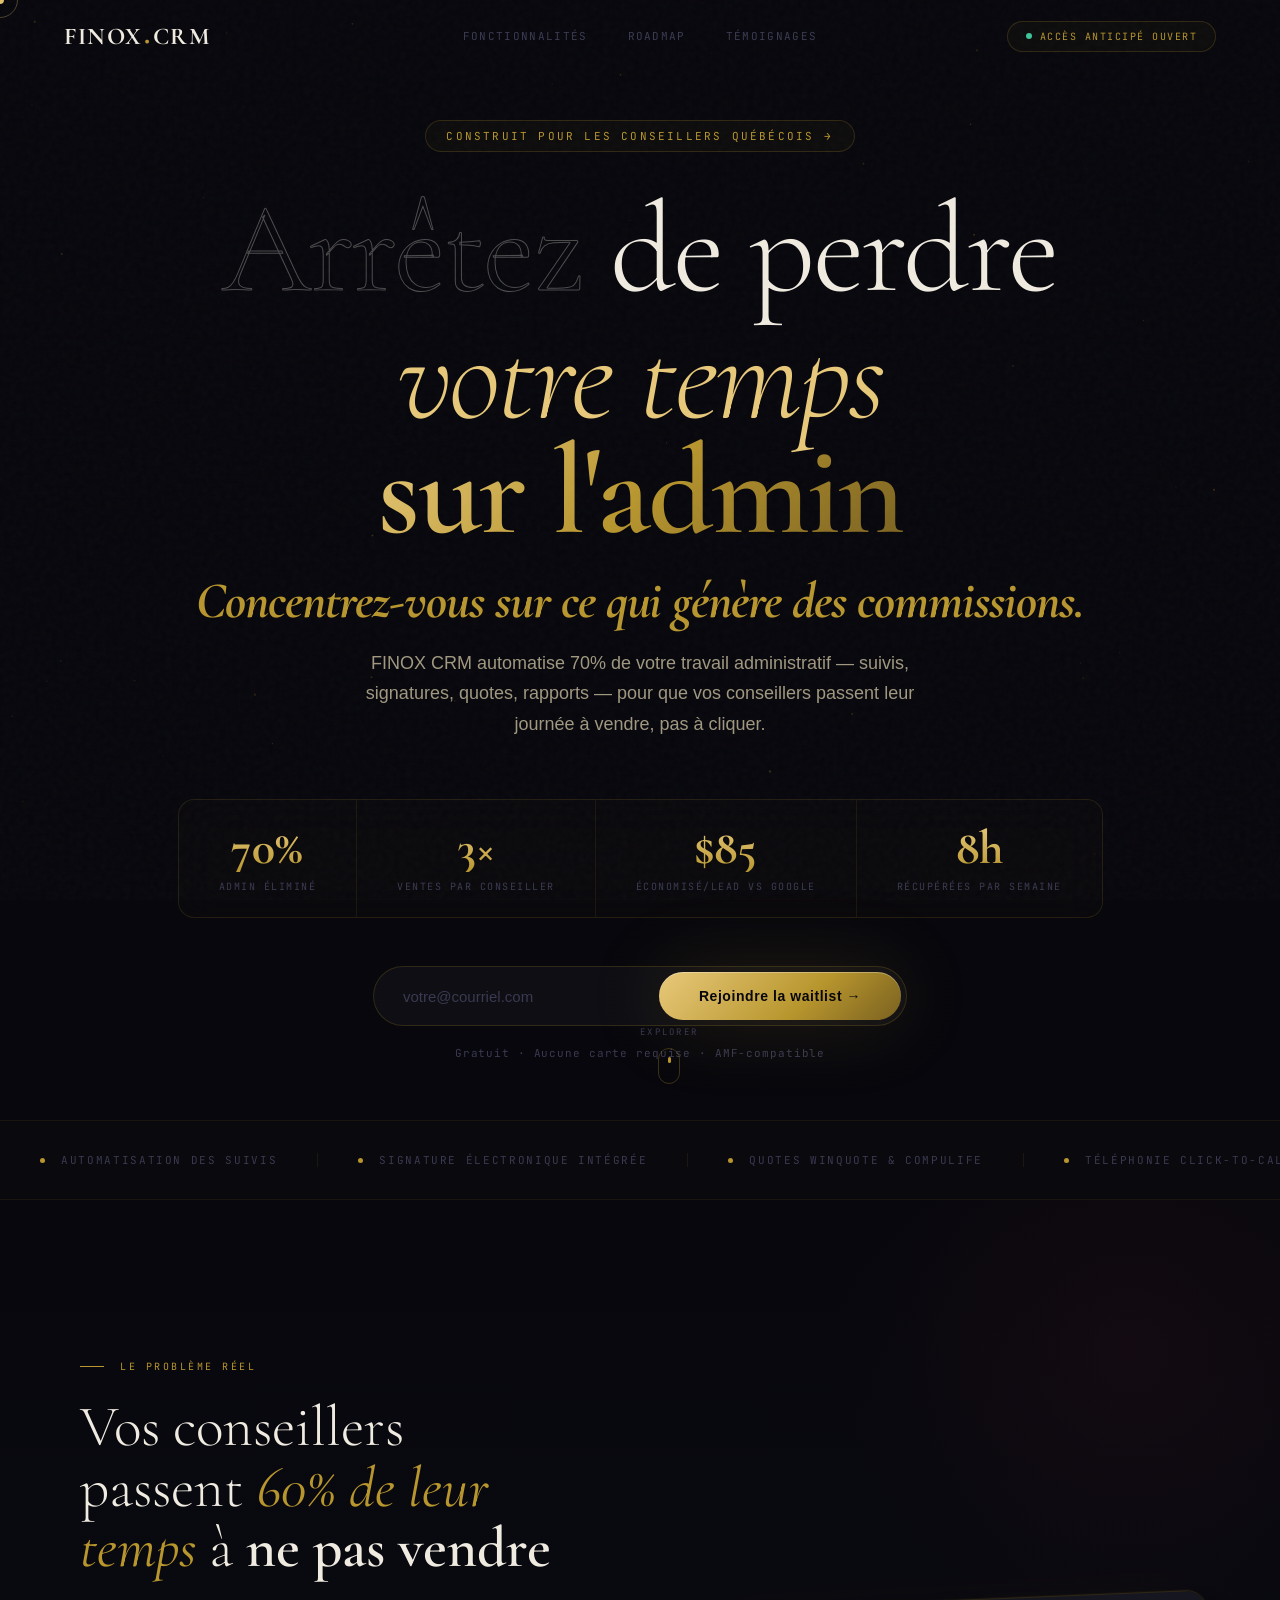
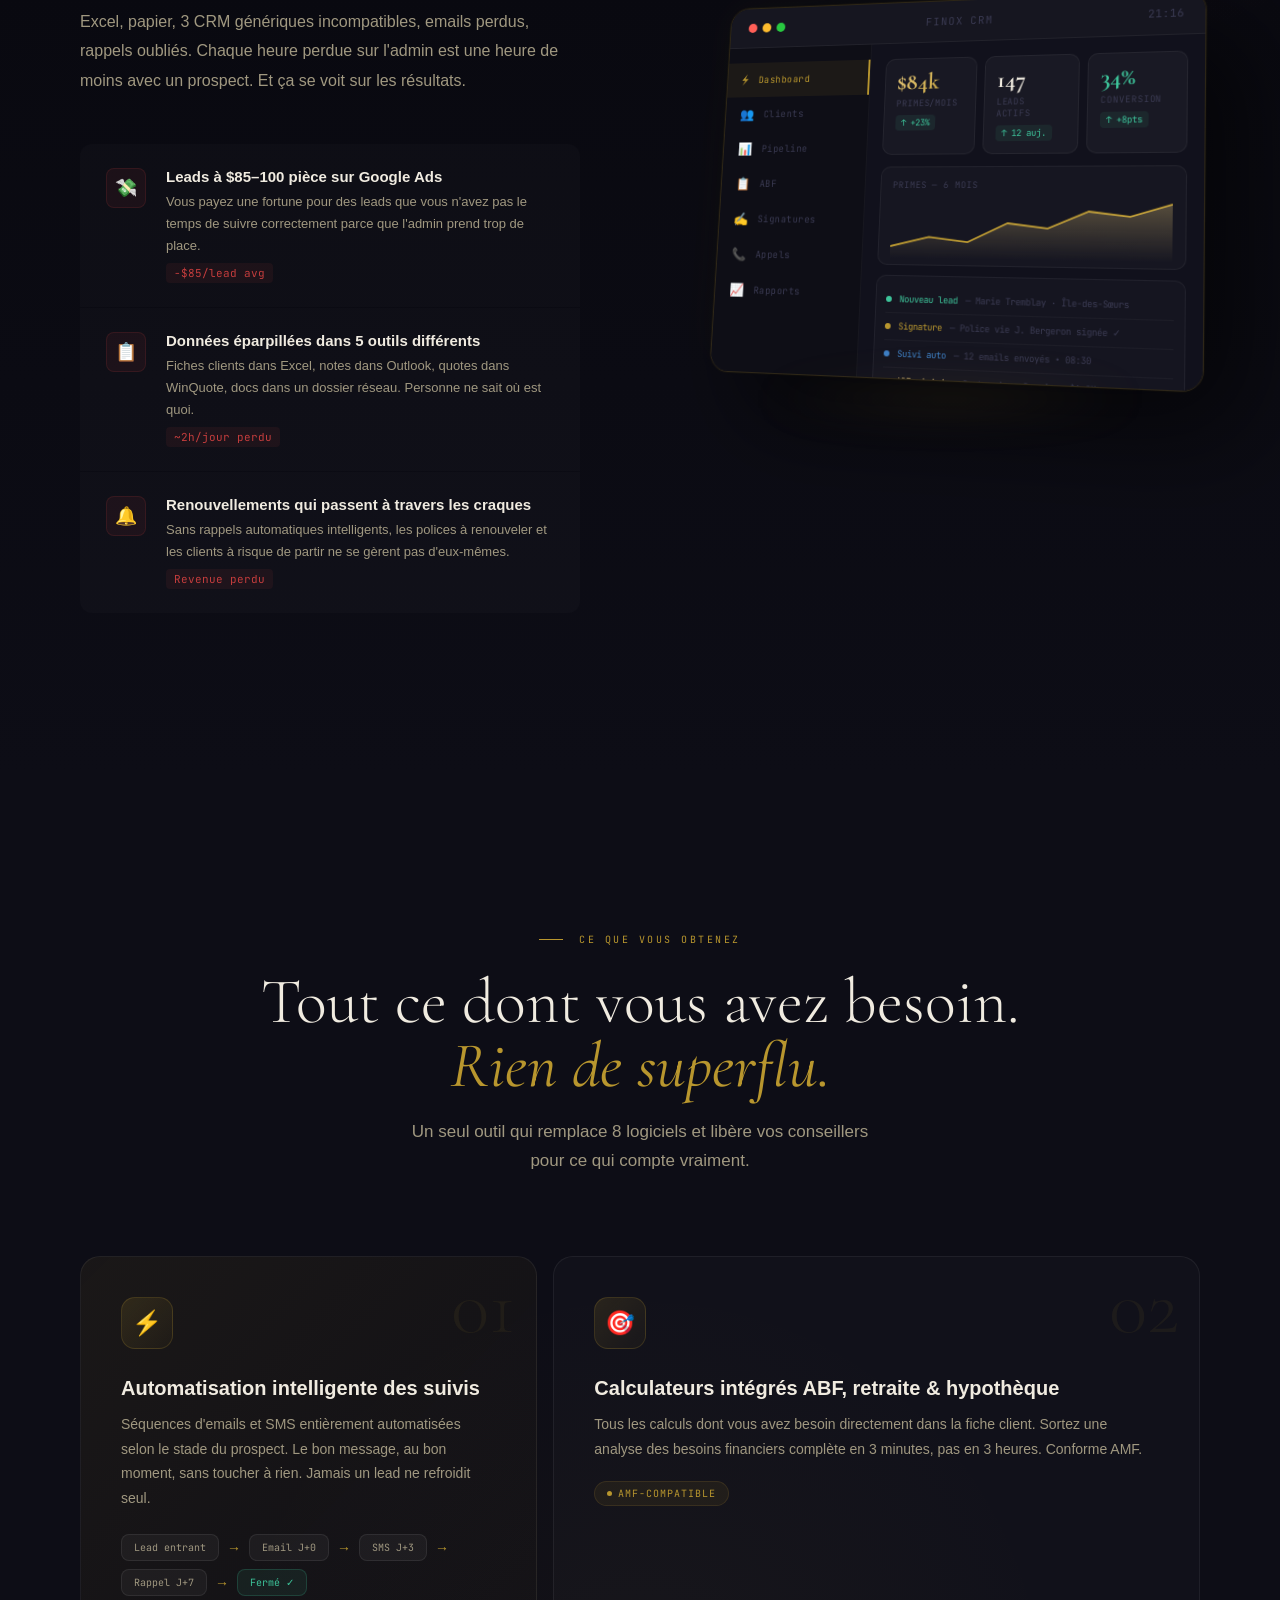
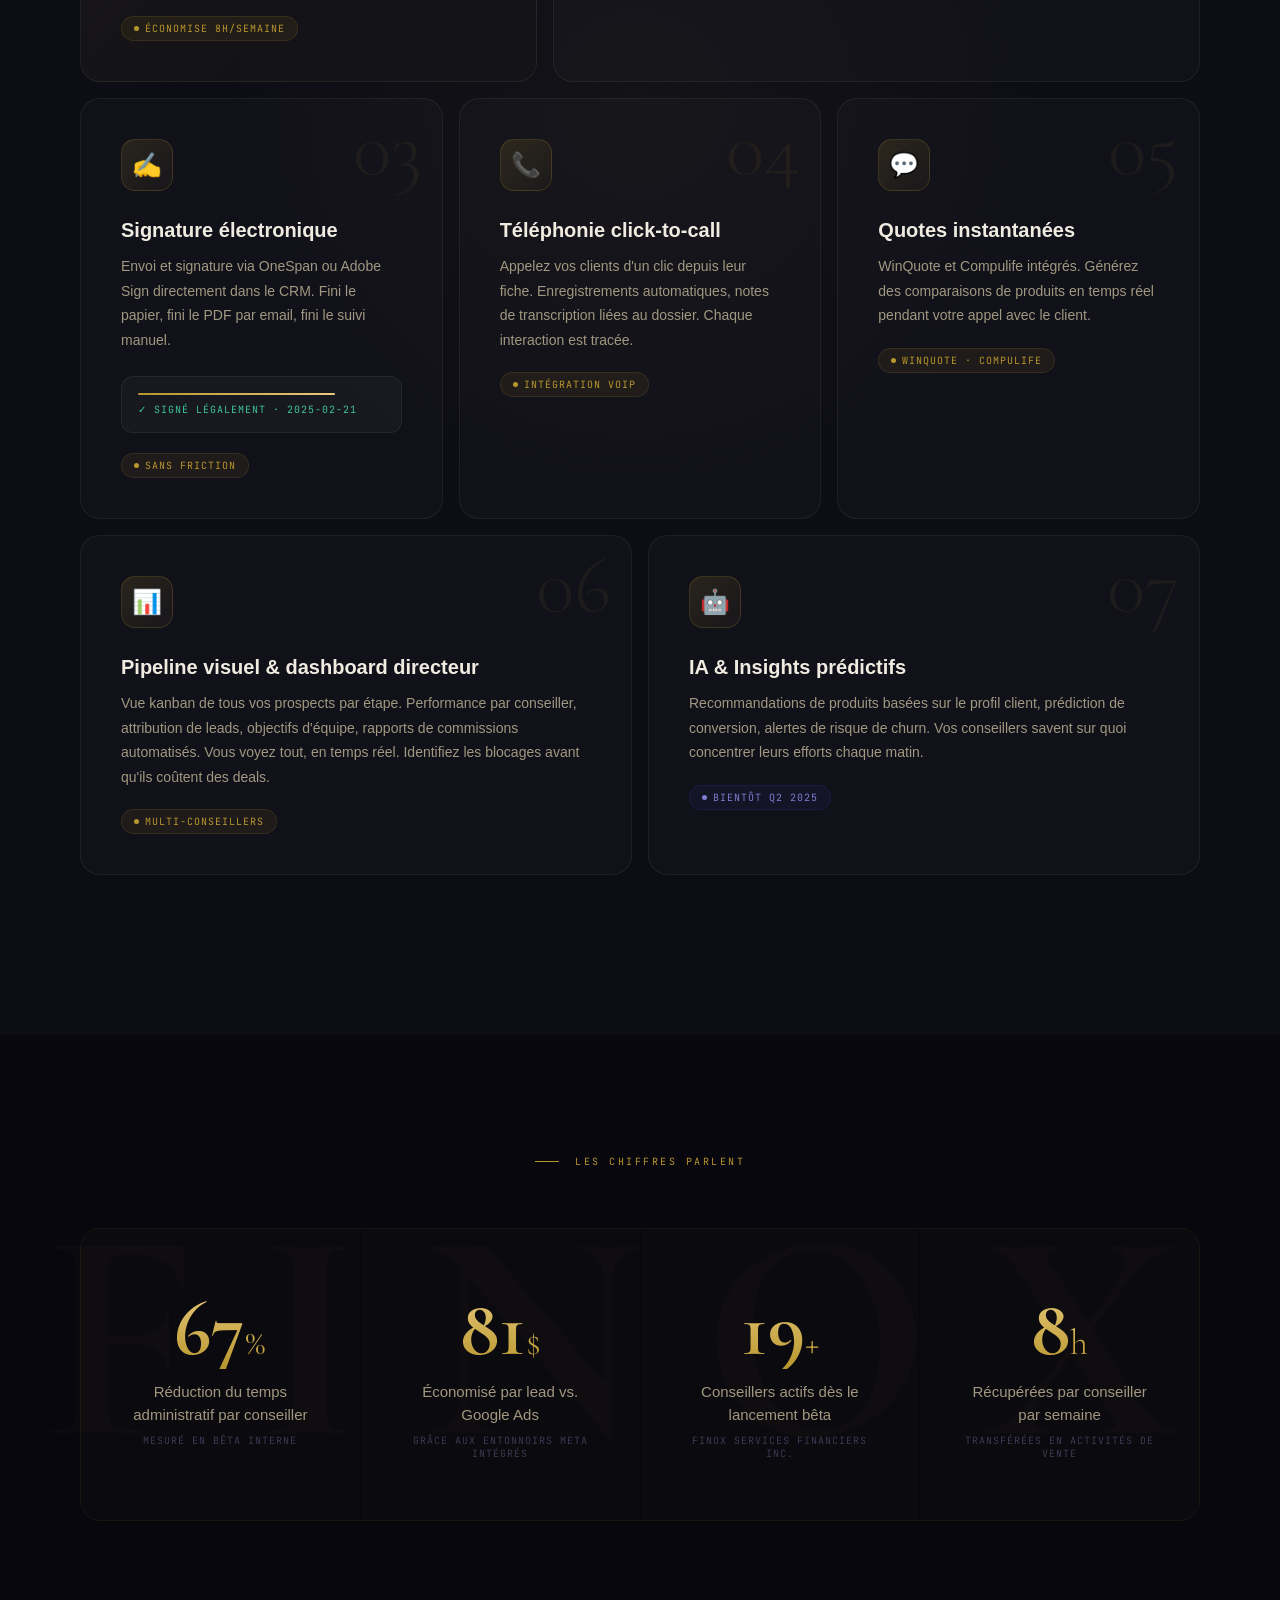
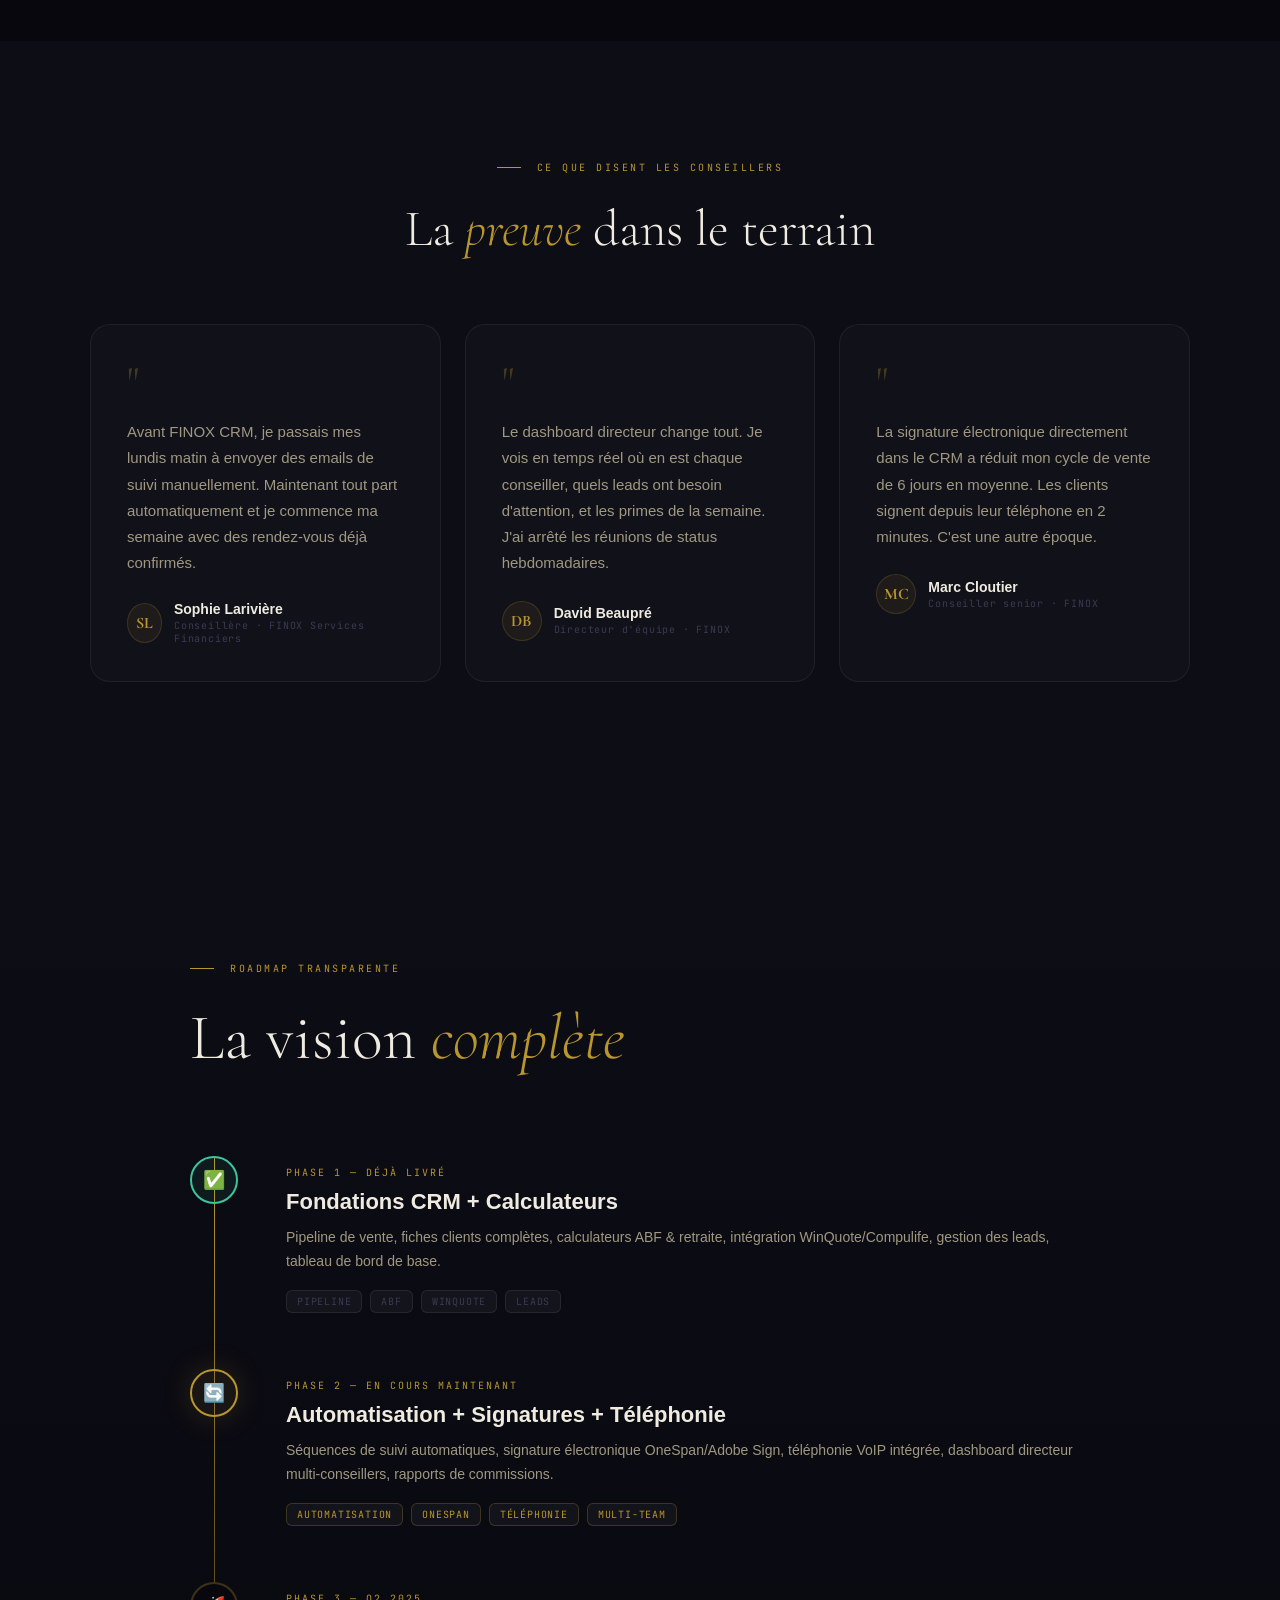
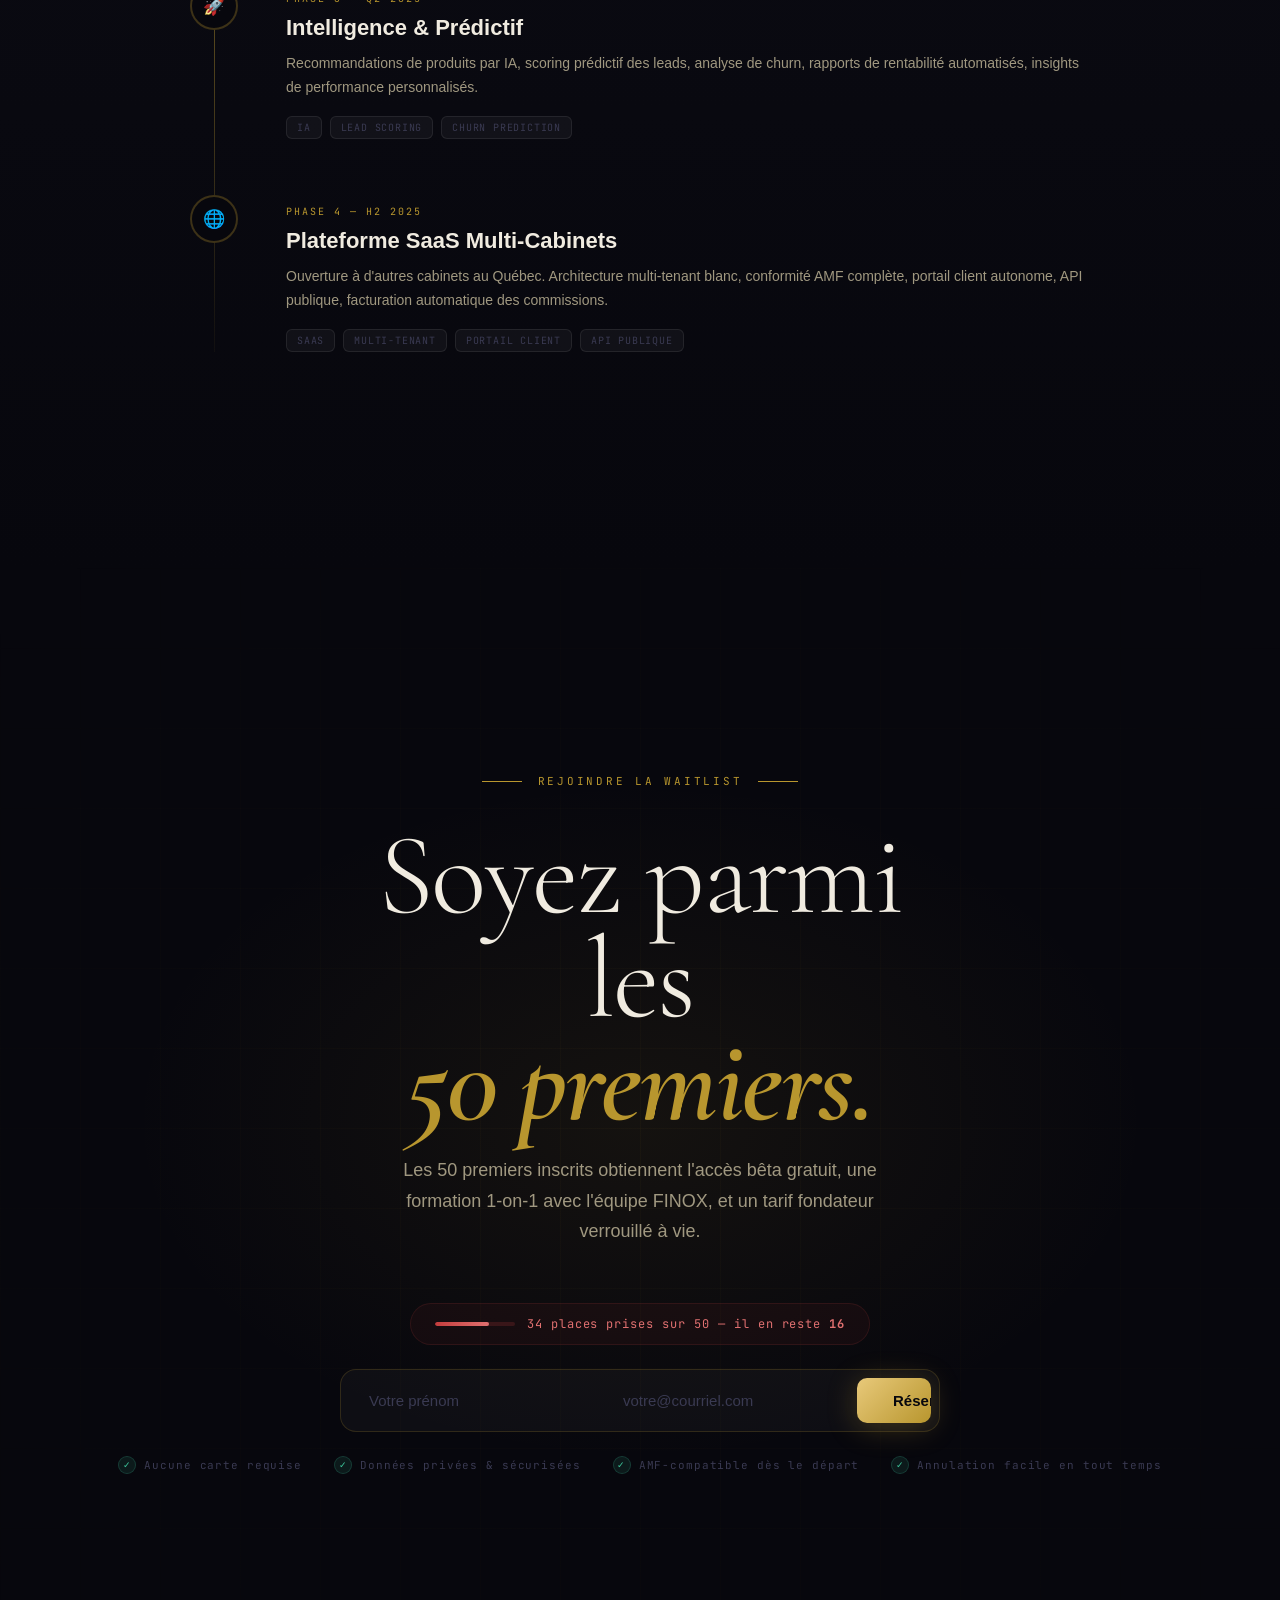
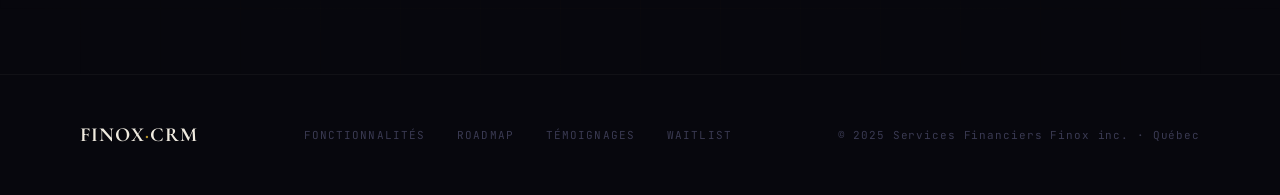
<file: finox-crm-ultra.html>
<!DOCTYPE html>
<html lang="fr">
<head>
<meta charset="UTF-8">
<meta name="viewport" content="width=device-width, initial-scale=1.0">
<title>FINOX CRM — L'OS de l'assurance</title>
<link rel="preconnect" href="https://fonts.googleapis.com">
<link href="https://fonts.googleapis.com/css2?family=Cormorant+Garamond:ital,wght@0,300;0,400;0,600;0,700;1,300;1,400;1,600&family=JetBrains+Mono:wght@300;400;500&family=Cabinet+Grotesk:wght@400;500;700;800;900&display=swap" rel="stylesheet">
<style>
*,*::before,*::after{margin:0;padding:0;box-sizing:border-box}
:root{
  --g:#B8962E;--gl:#E8C97A;--gd:#7A6120;--gdark:#1A1500;
  --ink:#07070D;--s1:#0D0D16;--s2:#11111C;
  --cr:#F0EBE0;--cd:#A09880;
  --blue:#3D7EC4;--green:#3DC49A;--red:#C43D3D;
  --tm:#3A3A52;
  --ease-spring:cubic-bezier(0.34,1.56,0.64,1);
  --ease-out:cubic-bezier(0.16,1,0.3,1);
}
html{scroll-behavior:smooth;font-size:16px}
body{
  font-family:'Cabinet Grotesk',sans-serif;
  background:var(--ink);color:var(--cr);
  overflow-x:hidden;cursor:none;
  -webkit-font-smoothing:antialiased;
}

/* ═══ CURSOR SYSTEM ═══ */
#cur{
  position:fixed;width:8px;height:8px;
  background:var(--gl);border-radius:50%;
  pointer-events:none;z-index:99999;
  transform:translate(-50%,-50%);
  transition:width .3s var(--ease-spring),height .3s var(--ease-spring),background .3s;
  mix-blend-mode:difference;
}
#cur-trail{
  position:fixed;width:36px;height:36px;
  border:1px solid rgba(232,201,122,.3);
  border-radius:50%;pointer-events:none;z-index:99998;
  transform:translate(-50%,-50%);
  transition:width .4s var(--ease-out),height .4s var(--ease-out);
}
body.cursor-hover #cur{width:24px;height:24px;background:var(--g)}
body.cursor-hover #cur-trail{width:60px;height:60px;border-color:rgba(232,201,122,.5)}

/* ═══ CANVAS BACKGROUND ═══ */
#bg-canvas{
  position:fixed;inset:0;z-index:0;
  pointer-events:none;opacity:.6;
}

/* ═══ NOISE ═══ */
.noise{
  position:fixed;inset:0;z-index:9997;pointer-events:none;
  background-image:url("data:image/svg+xml,%3Csvg viewBox='0 0 200 200' xmlns='http://www.w3.org/2000/svg'%3E%3Cfilter id='n'%3E%3CfeTurbulence type='fractalNoise' baseFrequency='0.75' numOctaves='4' stitchTiles='stitch'/%3E%3C/filter%3E%3Crect width='100%25' height='100%25' filter='url(%23n)'/%3E%3C/svg%3E");
  opacity:.03;
}

/* ═══ NAV ═══ */
nav{
  position:fixed;top:0;left:0;right:0;z-index:5000;
  display:flex;align-items:center;justify-content:space-between;
  padding:0 64px;height:72px;
  transition:background .4s,border-color .4s;
}
nav.scrolled{
  background:rgba(7,7,13,.85);
  border-bottom:1px solid rgba(184,150,46,.12);
  backdrop-filter:blur(20px);
}
.nav-logo{
  font-family:'Cormorant Garamond',serif;
  font-size:24px;font-weight:700;letter-spacing:.05em;
  display:flex;align-items:center;gap:2px;
}
.nav-logo .dot{color:var(--g);font-size:32px;line-height:0;position:relative;top:2px}
.nav-center{
  display:flex;align-items:center;gap:40px;
  position:absolute;left:50%;transform:translateX(-50%);
}
.nav-link{
  font-family:'JetBrains Mono',monospace;
  font-size:11px;letter-spacing:.12em;text-transform:uppercase;
  color:var(--tm);text-decoration:none;
  transition:color .3s;position:relative;
}
.nav-link::after{
  content:'';position:absolute;bottom:-2px;left:0;right:0;height:1px;
  background:var(--g);transform:scaleX(0);transition:transform .3s;
}
.nav-link:hover{color:var(--cr)}
.nav-link:hover::after{transform:scaleX(1)}
.nav-badge{
  display:flex;align-items:center;gap:8px;
  border:1px solid rgba(184,150,46,.2);
  border-radius:100px;padding:8px 18px;
  font-family:'JetBrains Mono',monospace;
  font-size:10px;letter-spacing:.15em;text-transform:uppercase;
  color:var(--g);background:rgba(184,150,46,.04);
  cursor:pointer;
  transition:border-color .3s,background .3s;
}
.nav-badge:hover{border-color:rgba(184,150,46,.5);background:rgba(184,150,46,.08)}
.nav-badge .live-dot{
  width:6px;height:6px;border-radius:50%;
  background:var(--green);flex-shrink:0;
  animation:livePulse 2.5s ease-in-out infinite;
}
@keyframes livePulse{
  0%,100%{box-shadow:0 0 0 0 rgba(61,196,154,.4)}
  50%{box-shadow:0 0 0 6px rgba(61,196,154,0)}
}

/* ═══ HERO ═══ */
.hero{
  min-height:100svh;
  display:flex;flex-direction:column;
  align-items:center;justify-content:center;
  padding:120px 40px 60px;
  position:relative;overflow:hidden;
}

/* Scan line effect */
.hero::before{
  content:'';position:absolute;inset:0;
  background:repeating-linear-gradient(
    0deg,
    transparent,transparent 2px,
    rgba(184,150,46,.008) 2px,rgba(184,150,46,.008) 4px
  );
  pointer-events:none;z-index:1;
}

.hero-inner{
  position:relative;z-index:2;
  display:flex;flex-direction:column;
  align-items:center;text-align:center;
  max-width:1000px;
}

.hero-tag{
  display:inline-flex;align-items:center;gap:10px;
  font-family:'JetBrains Mono',monospace;
  font-size:11px;letter-spacing:.2em;text-transform:uppercase;
  color:var(--g);margin-bottom:40px;
  padding:8px 20px;
  border:1px solid rgba(184,150,46,.2);
  border-radius:100px;
  background:rgba(184,150,46,.04);
  opacity:0;animation:heroIn .6s var(--ease-out) .1s forwards;
}
.hero-tag .arrow{
  display:inline-block;
  animation:arrowBounce 1.5s ease-in-out infinite;
}
@keyframes arrowBounce{
  0%,100%{transform:translateX(0)}
  50%{transform:translateX(4px)}
}

/* MORPHING HEADLINE */
.hero-h1{
  font-family:'Cormorant Garamond',serif;
  font-size:clamp(56px,10vw,130px);
  font-weight:300;line-height:.9;
  letter-spacing:-.02em;
  margin-bottom:12px;
  opacity:0;animation:heroIn .8s var(--ease-out) .3s forwards;
}
.hero-h1 .italic{font-style:italic;color:var(--gl)}
.hero-h1 .stroke{
  -webkit-text-stroke:1px rgba(240,235,224,.3);
  color:transparent;
}
.hero-h1 .gold-block{
  display:inline-block;
  background:linear-gradient(135deg,var(--gl) 0%,var(--g) 50%,var(--gd) 100%);
  -webkit-background-clip:text;-webkit-text-fill-color:transparent;
  font-weight:600;
}

.hero-h2{
  font-family:'Cormorant Garamond',serif;
  font-size:clamp(56px,10vw,130px);
  font-weight:700;line-height:.9;
  letter-spacing:-.02em;
  font-style:italic;color:var(--g);
  opacity:0;animation:heroIn .8s var(--ease-out) .5s forwards;
  margin-bottom:40px;
}

.hero-sub{
  font-size:18px;line-height:1.7;
  color:var(--cd);max-width:560px;
  opacity:0;animation:heroIn .6s var(--ease-out) .7s forwards;
  margin-bottom:60px;
}

/* STATS BAR */
.hero-stats{
  display:flex;gap:0;
  border:1px solid rgba(184,150,46,.15);
  border-radius:16px;overflow:hidden;
  margin-bottom:48px;
  opacity:0;animation:heroIn .6s var(--ease-out) .9s forwards;
  background:rgba(184,150,46,.02);
  backdrop-filter:blur(20px);
}
.hstat{
  padding:24px 40px;text-align:center;
  border-right:1px solid rgba(184,150,46,.1);
  position:relative;overflow:hidden;
  transition:background .3s;
}
.hstat:last-child{border-right:none}
.hstat:hover{background:rgba(184,150,46,.05)}
.hstat::before{
  content:'';position:absolute;top:0;left:0;right:0;height:2px;
  background:linear-gradient(to right,transparent,var(--g),transparent);
  transform:scaleX(0);transition:transform .4s;
}
.hstat:hover::before{transform:scaleX(1)}
.hstat-n{
  font-family:'Cormorant Garamond',serif;
  font-size:48px;font-weight:700;
  background:linear-gradient(180deg,var(--gl),var(--g));
  -webkit-background-clip:text;-webkit-text-fill-color:transparent;
  line-height:1;
}
.hstat-l{
  font-family:'JetBrains Mono',monospace;
  font-size:10px;letter-spacing:.15em;text-transform:uppercase;
  color:var(--tm);margin-top:8px;
}

/* CTA GROUP */
.hero-cta{
  display:flex;flex-direction:column;align-items:center;gap:20px;
  opacity:0;animation:heroIn .6s var(--ease-out) 1.1s forwards;
}
.cta-row{display:flex;gap:12px;align-items:center}

/* MAGNETIC BUTTON */
.btn-mag{
  position:relative;display:inline-flex;align-items:center;
  gap:10px;overflow:hidden;
  border-radius:100px;cursor:none;
  transition:transform .3s var(--ease-spring);
}
.btn-primary{
  background:linear-gradient(135deg,var(--gl),var(--g) 60%,var(--gd));
  padding:16px 40px;color:var(--ink);
  font-family:'Cabinet Grotesk',sans-serif;
  font-size:14px;font-weight:800;letter-spacing:.04em;
  border:none;
  box-shadow:0 0 80px rgba(184,150,46,.2),0 1px 0 rgba(255,255,255,.3) inset;
}
.btn-primary .shine{
  position:absolute;top:0;left:-100%;width:60%;height:100%;
  background:linear-gradient(90deg,transparent,rgba(255,255,255,.3),transparent);
  transform:skewX(-20deg);transition:left .5s;
}
.btn-primary:hover .shine{left:150%}
.btn-ghost{
  background:rgba(255,255,255,.04);
  border:1px solid rgba(255,255,255,.1);
  padding:15px 32px;color:var(--cd);
  font-family:'Cabinet Grotesk',sans-serif;
  font-size:14px;font-weight:600;
  cursor:none;border-radius:100px;
  transition:border-color .3s,color .3s,background .3s;
}
.btn-ghost:hover{
  border-color:rgba(184,150,46,.4);
  color:var(--cr);background:rgba(184,150,46,.05);
}

.cta-input-wrap{
  display:flex;gap:0;
  background:rgba(255,255,255,.03);
  border:1px solid rgba(184,150,46,.2);
  border-radius:100px;padding:5px;
  transition:border-color .4s,box-shadow .4s;
}
.cta-input-wrap:focus-within{
  border-color:rgba(184,150,46,.6);
  box-shadow:0 0 0 4px rgba(184,150,46,.08),0 0 80px rgba(184,150,46,.15);
}
.cta-email{
  background:none;border:none;outline:none;
  padding:12px 24px;width:280px;
  font-family:'Cabinet Grotesk',sans-serif;font-size:15px;
  color:var(--cr);cursor:none;
}
.cta-email::placeholder{color:var(--tm)}
.cta-sub{
  font-family:'JetBrains Mono',monospace;
  font-size:11px;letter-spacing:.08em;color:var(--tm);
}

@keyframes heroIn{
  from{opacity:0;transform:translateY(20px)}
  to{opacity:1;transform:translateY(0)}
}

/* SCROLL INDICATOR */
.scroll-ind{
  position:absolute;bottom:36px;left:50%;transform:translateX(-50%);
  display:flex;flex-direction:column;align-items:center;gap:10px;
  z-index:2;opacity:0;animation:heroIn .5s ease 2.2s forwards;
}
.scroll-ind span{
  font-family:'JetBrains Mono',monospace;font-size:9px;
  letter-spacing:.25em;text-transform:uppercase;color:var(--tm);
}
.scroll-mouse{
  width:22px;height:36px;border-radius:100px;
  border:1px solid rgba(184,150,46,.3);
  display:flex;justify-content:center;padding-top:8px;
}
.scroll-mouse::before{
  content:'';width:3px;height:6px;
  background:var(--g);border-radius:100px;
  animation:mouseScroll 2s ease-in-out infinite;
}
@keyframes mouseScroll{
  0%,100%{transform:translateY(0);opacity:1}
  80%{transform:translateY(10px);opacity:0}
}

/* ═══ MARQUEE ═══ */
.marquee-section{
  padding:32px 0;
  border-top:1px solid rgba(184,150,46,.08);
  border-bottom:1px solid rgba(184,150,46,.08);
  overflow:hidden;position:relative;z-index:2;
  background:rgba(184,150,46,.02);
}
.marquee-track{
  display:flex;gap:0;width:max-content;
  animation:marquee 30s linear infinite;
}
.marquee-item{
  display:flex;align-items:center;gap:16px;
  padding:0 40px;
  border-right:1px solid rgba(184,150,46,.1);
  font-family:'JetBrains Mono',monospace;
  font-size:11px;letter-spacing:.15em;text-transform:uppercase;
  color:var(--tm);white-space:nowrap;
}
.marquee-item .mi-dot{
  width:5px;height:5px;border-radius:50%;
  background:var(--g);flex-shrink:0;
}
@keyframes marquee{
  from{transform:translateX(0)}
  to{transform:translateX(-50%)}
}

/* ═══ PROBLEM SECTION — CINEMATIC ═══ */
.problem{
  padding:160px 80px;position:relative;
  background:linear-gradient(to bottom,var(--ink),var(--s1));
  overflow:hidden;
}
.problem::before{
  content:'';position:absolute;
  top:-200px;right:-200px;
  width:700px;height:700px;
  background:radial-gradient(circle,rgba(196,61,61,.06) 0%,transparent 60%);
  pointer-events:none;
}

.prob-inner{
  max-width:1280px;margin:0 auto;
  display:grid;grid-template-columns:1fr 1fr;
  gap:120px;align-items:center;
}

.sec-eyebrow{
  font-family:'JetBrains Mono',monospace;
  font-size:10px;letter-spacing:.25em;text-transform:uppercase;
  color:var(--g);margin-bottom:24px;
  display:flex;align-items:center;gap:16px;
}
.sec-eyebrow::before{
  content:'';width:24px;height:1px;
  background:var(--g);
}

.prob-title{
  font-family:'Cormorant Garamond',serif;
  font-size:clamp(42px,4.5vw,68px);
  font-weight:300;line-height:1.05;
  margin-bottom:28px;
}
.prob-title em{font-style:italic;color:var(--g);font-weight:400}
.prob-title strong{font-weight:600;color:var(--cr)}

.prob-body{
  font-size:16px;line-height:1.85;color:var(--cd);
  margin-bottom:48px;
}

/* PAIN CARDS */
.pain-stack{display:flex;flex-direction:column;gap:1px}
.pain-card{
  display:flex;gap:20px;align-items:flex-start;
  padding:24px;
  background:rgba(255,255,255,.015);
  border-left:2px solid transparent;
  transition:background .3s,border-color .3s,transform .3s;
  cursor:default;
}
.pain-card:first-child{border-radius:12px 12px 0 0}
.pain-card:last-child{border-radius:0 0 12px 12px}
.pain-card:hover{
  background:rgba(196,61,61,.05);
  border-left-color:var(--red);
  transform:translateX(4px);
}
.pain-ico{
  width:40px;height:40px;flex-shrink:0;border-radius:8px;
  background:rgba(196,61,61,.08);
  border:1px solid rgba(196,61,61,.15);
  display:flex;align-items:center;justify-content:center;
  font-size:18px;
}
.pain-txt{flex:1}
.pain-txt h4{font-size:15px;font-weight:700;margin-bottom:6px;color:var(--cr)}
.pain-txt p{font-size:13px;line-height:1.7;color:var(--cd)}
.pain-time{
  font-family:'JetBrains Mono',monospace;font-size:11px;
  color:var(--red);background:rgba(196,61,61,.08);
  padding:3px 8px;border-radius:4px;white-space:nowrap;
  margin-top:6px;display:inline-block;
}

/* 3D DASHBOARD */
.dash-3d-wrap{
  perspective:1200px;
  position:relative;
}
.dash-3d{
  transform:rotateY(-15deg) rotateX(8deg);
  transform-style:preserve-3d;
  transition:transform .6s var(--ease-out);
  border-radius:20px;overflow:hidden;
  border:1px solid rgba(184,150,46,.2);
  box-shadow:
    40px 40px 100px rgba(0,0,0,.6),
    -10px -10px 40px rgba(184,150,46,.03),
    0 0 0 1px rgba(184,150,46,.06);
}
.dash-3d-wrap:hover .dash-3d{
  transform:rotateY(-5deg) rotateX(3deg);
}
/* Floating shadow */
.dash-3d-wrap::after{
  content:'';
  position:absolute;bottom:-40px;left:10%;right:10%;height:40px;
  background:radial-gradient(ellipse,rgba(184,150,46,.15) 0%,transparent 70%);
  filter:blur(20px);
}

/* Dashboard UI */
.db-ui{background:var(--s2);padding:0}
.db-top{
  display:flex;align-items:center;justify-content:space-between;
  padding:14px 20px;
  background:rgba(255,255,255,.02);
  border-bottom:1px solid rgba(255,255,255,.05);
}
.db-dots{display:flex;gap:6px}
.db-dot{width:10px;height:10px;border-radius:50%}
.db-app-name{
  font-family:'JetBrains Mono',monospace;font-size:11px;
  letter-spacing:.08em;color:var(--tm);
}
.db-time{
  font-family:'JetBrains Mono',monospace;font-size:11px;
  color:var(--tm);
}

/* Sidebar + Content */
.db-body{display:flex;height:340px}
.db-sidebar{
  width:160px;flex-shrink:0;
  background:rgba(0,0,0,.2);
  border-right:1px solid rgba(255,255,255,.04);
  padding:16px 0;
}
.db-nav-item{
  display:flex;align-items:center;gap:10px;
  padding:10px 16px;
  font-family:'JetBrains Mono',monospace;font-size:10px;
  letter-spacing:.05em;color:var(--tm);
  transition:background .2s,color .2s;
  cursor:default;
}
.db-nav-item:hover{background:rgba(184,150,46,.05);color:var(--cr)}
.db-nav-item.active{
  background:rgba(184,150,46,.08);
  color:var(--g);
  border-right:2px solid var(--g);
}
.db-nav-icon{font-size:13px}
.db-content{flex:1;padding:16px;overflow:hidden}

.db-kpis{
  display:grid;grid-template-columns:1fr 1fr 1fr;
  gap:8px;margin-bottom:12px;
}
.kpi{
  background:rgba(255,255,255,.03);
  border:1px solid rgba(255,255,255,.05);
  border-radius:10px;padding:12px;
  position:relative;overflow:hidden;
}
.kpi::before{
  content:'';position:absolute;inset:0;
  background:linear-gradient(135deg,rgba(184,150,46,.04),transparent);
  opacity:0;transition:opacity .3s;
}
.kpi:hover::before{opacity:1}
.kpi-val{
  font-family:'Cormorant Garamond',serif;
  font-size:24px;font-weight:700;
  color:var(--cr);line-height:1;
}
.kpi-val.gold{
  background:linear-gradient(135deg,var(--gl),var(--g));
  -webkit-background-clip:text;-webkit-text-fill-color:transparent;
}
.kpi-val.green{color:var(--green)}
.kpi-lbl{
  font-family:'JetBrains Mono',monospace;font-size:9px;
  letter-spacing:.1em;text-transform:uppercase;
  color:var(--tm);margin-top:4px;
}
.kpi-chg{
  font-family:'JetBrains Mono',monospace;font-size:9px;
  color:var(--green);background:rgba(61,196,154,.08);
  padding:2px 6px;border-radius:4px;margin-top:6px;
  display:inline-block;
}

/* Mini chart */
.mini-chart-wrap{
  background:rgba(255,255,255,.02);
  border:1px solid rgba(255,255,255,.05);
  border-radius:10px;padding:12px;
  margin-bottom:10px;height:100px;
  position:relative;overflow:hidden;
}
.chart-label{
  font-family:'JetBrains Mono',monospace;font-size:9px;
  letter-spacing:.1em;text-transform:uppercase;
  color:var(--tm);margin-bottom:8px;
}
.mini-chart-svg{width:100%;height:60px}

/* Activity feed */
.activity-feed{
  background:rgba(255,255,255,.02);
  border:1px solid rgba(255,255,255,.05);
  border-radius:10px;padding:10px;
}
.act-item{
  display:flex;align-items:center;gap:8px;
  padding:7px 0;
  border-bottom:1px solid rgba(255,255,255,.03);
  font-family:'JetBrains Mono',monospace;font-size:9px;
  color:var(--tm);
  animation:actSlideIn .5s ease forwards;
  opacity:0;
}
.act-item:last-child{border-bottom:none}
.act-dot{
  width:6px;height:6px;border-radius:50%;flex-shrink:0;
}
@keyframes actSlideIn{
  from{opacity:0;transform:translateX(-10px)}
  to{opacity:1;transform:translateX(0)}
}

/* ═══ FEATURES — BENTO GRID ═══ */
.features{
  padding:160px 80px;
  background:var(--s1);
  position:relative;overflow:hidden;
}
.features::before{
  content:'';position:absolute;
  top:50%;left:50%;transform:translate(-50%,-50%);
  width:1000px;height:1000px;
  background:radial-gradient(circle,rgba(184,150,46,.04) 0%,transparent 60%);
  pointer-events:none;
}

.feat-header{
  text-align:center;margin-bottom:80px;
}
.feat-title{
  font-family:'Cormorant Garamond',serif;
  font-size:clamp(44px,5vw,80px);font-weight:300;line-height:1;
  margin-bottom:20px;
}
.feat-title em{font-style:italic;color:var(--g);font-weight:400}
.feat-sub{font-size:17px;color:var(--cd);max-width:480px;margin:0 auto;line-height:1.7}

/* BENTO GRID */
.bento{
  max-width:1280px;margin:0 auto;
  display:grid;
  grid-template-columns:repeat(12,1fr);
  grid-template-rows:auto;
  gap:16px;
}
.bento-card{
  background:rgba(255,255,255,.02);
  border:1px solid rgba(255,255,255,.06);
  border-radius:20px;padding:40px;
  position:relative;overflow:hidden;
  transition:border-color .4s,background .4s,transform .4s var(--ease-out),box-shadow .4s;
  cursor:default;
}
.bento-card:hover{
  border-color:rgba(184,150,46,.25);
  background:rgba(184,150,46,.03);
  transform:translateY(-4px);
  box-shadow:0 24px 60px rgba(0,0,0,.3),0 0 60px rgba(184,150,46,.05);
}
.bento-card::before{
  content:'';position:absolute;inset:0;
  background:linear-gradient(135deg,rgba(184,150,46,.06),transparent 50%);
  opacity:0;transition:opacity .4s;
}
.bento-card:hover::before{opacity:1}

/* Grid placement */
.bc-1{grid-column:1/6;grid-row:1}
.bc-2{grid-column:6/13;grid-row:1}
.bc-3{grid-column:1/5;grid-row:2}
.bc-4{grid-column:5/9;grid-row:2}
.bc-5{grid-column:9/13;grid-row:2}
.bc-6{grid-column:1/7;grid-row:3}
.bc-7{grid-column:7/13;grid-row:3}

.b-num{
  font-family:'Cormorant Garamond',serif;
  font-size:80px;font-weight:300;
  color:rgba(184,150,46,.08);
  position:absolute;top:10px;right:20px;
  line-height:1;pointer-events:none;
}
.b-icon{
  width:52px;height:52px;border-radius:14px;
  background:linear-gradient(135deg,rgba(184,150,46,.15),rgba(184,150,46,.04));
  border:1px solid rgba(184,150,46,.2);
  display:flex;align-items:center;justify-content:center;
  font-size:24px;margin-bottom:28px;
  position:relative;z-index:1;
  transition:transform .3s var(--ease-spring),box-shadow .3s;
}
.bento-card:hover .b-icon{
  transform:scale(1.1);
  box-shadow:0 8px 30px rgba(184,150,46,.2);
}
.b-name{
  font-size:20px;font-weight:700;margin-bottom:12px;
  color:var(--cr);position:relative;z-index:1;
  font-family:'Cabinet Grotesk',sans-serif;
}
.b-desc{
  font-size:14px;line-height:1.75;color:var(--cd);
  position:relative;z-index:1;
}
.b-tag{
  display:inline-flex;align-items:center;gap:6px;
  margin-top:20px;
  font-family:'JetBrains Mono',monospace;
  font-size:10px;letter-spacing:.1em;text-transform:uppercase;
  padding:5px 12px;border-radius:100px;
  background:rgba(184,150,46,.08);
  border:1px solid rgba(184,150,46,.15);
  color:var(--g);position:relative;z-index:1;
}
.b-tag .t-dot{
  width:5px;height:5px;border-radius:50%;
  background:var(--g);flex-shrink:0;
}

/* Special bento cards */
.bc-large{
  background:linear-gradient(135deg,rgba(184,150,46,.08),rgba(184,150,46,.02));
}

/* Animated connection lines inside a card */
.bc-automation .flow{
  display:flex;align-items:center;gap:8px;
  margin-top:24px;flex-wrap:wrap;
}
.flow-step{
  display:flex;align-items:center;gap:8px;
}
.flow-badge{
  font-family:'JetBrains Mono',monospace;font-size:10px;
  padding:6px 12px;border-radius:8px;
  background:rgba(255,255,255,.04);
  border:1px solid rgba(255,255,255,.08);
  color:var(--cd);white-space:nowrap;
}
.flow-arrow{
  color:var(--g);font-size:14px;
  animation:flowArrow 2s ease-in-out infinite;
}
@keyframes flowArrow{
  0%,100%{opacity:.4;transform:translateX(0)}
  50%{opacity:1;transform:translateX(4px)}
}

/* Signature animation */
.sig-demo{
  margin-top:24px;padding:16px;
  background:rgba(255,255,255,.03);
  border:1px solid rgba(255,255,255,.06);
  border-radius:12px;position:relative;
}
.sig-line{
  height:2px;
  background:linear-gradient(to right,var(--g),var(--gl));
  border-radius:100px;width:0;
  animation:sigDraw 2s ease-out 1s forwards;
  margin-bottom:8px;
}
@keyframes sigDraw{to{width:80%}}
.sig-text{
  font-family:'JetBrains Mono',monospace;font-size:10px;
  letter-spacing:.1em;text-transform:uppercase;
  color:var(--green);display:flex;align-items:center;gap:6px;
}

/* ═══ NUMBERS SECTION ═══ */
.numbers{
  padding:120px 80px;
  background:var(--ink);
  position:relative;overflow:hidden;
}
.numbers::before{
  content:'FINOX';
  position:absolute;
  font-family:'Cormorant Garamond',serif;
  font-size:300px;font-weight:900;
  color:rgba(184,150,46,.02);
  top:50%;left:50%;transform:translate(-50%,-50%);
  pointer-events:none;white-space:nowrap;letter-spacing:.2em;
}
.numbers-grid{
  max-width:1200px;margin:0 auto;
  display:grid;grid-template-columns:repeat(4,1fr);
  gap:1px;
  border:1px solid rgba(184,150,46,.1);
  border-radius:20px;overflow:hidden;
}
.num-card{
  padding:60px 40px;text-align:center;
  background:rgba(184,150,46,.02);
  position:relative;overflow:hidden;
  transition:background .4s;
}
.num-card:hover{background:rgba(184,150,46,.05)}
.num-card::after{
  content:'';position:absolute;
  top:0;left:20%;right:20%;height:1px;
  background:linear-gradient(to right,transparent,rgba(184,150,46,.4),transparent);
  opacity:0;transition:opacity .4s;
}
.num-card:hover::after{opacity:1}
.num-big{
  font-family:'Cormorant Garamond',serif;
  font-size:80px;font-weight:700;line-height:1;
  background:linear-gradient(180deg,var(--gl) 0%,var(--g) 100%);
  -webkit-background-clip:text;-webkit-text-fill-color:transparent;
}
.num-unit{
  font-family:'Cormorant Garamond',serif;
  font-size:36px;font-weight:300;
  color:var(--g);
}
.num-label{
  font-size:15px;color:var(--cd);margin-top:12px;line-height:1.5;
}
.num-sub{
  font-family:'JetBrains Mono',monospace;font-size:10px;
  letter-spacing:.1em;text-transform:uppercase;
  color:var(--tm);margin-top:8px;
}

/* ═══ TESTIMONIAL / SOCIAL PROOF ═══ */
.proof{
  padding:120px 80px;
  background:var(--s1);
  position:relative;
}
.proof-title{
  font-family:'Cormorant Garamond',serif;
  font-size:clamp(38px,4vw,60px);font-weight:300;
  text-align:center;margin-bottom:64px;
}
.proof-title em{font-style:italic;color:var(--g)}
.proof-grid{
  max-width:1100px;margin:0 auto;
  display:grid;grid-template-columns:1fr 1fr 1fr;gap:24px;
}
.proof-card{
  background:rgba(255,255,255,.02);
  border:1px solid rgba(255,255,255,.06);
  border-radius:20px;padding:36px;
  position:relative;overflow:hidden;
  transition:border-color .4s,transform .4s var(--ease-out);
}
.proof-card:hover{
  border-color:rgba(184,150,46,.2);
  transform:translateY(-4px);
}
.proof-quote{
  font-family:'Cormorant Garamond',serif;
  font-size:42px;color:rgba(184,150,46,.3);
  line-height:1;margin-bottom:16px;
}
.proof-text{
  font-size:15px;line-height:1.75;color:var(--cd);
  margin-bottom:24px;
}
.proof-author{
  display:flex;align-items:center;gap:12px;
}
.proof-avatar{
  width:40px;height:40px;border-radius:50%;
  border:1px solid rgba(184,150,46,.2);
  display:flex;align-items:center;justify-content:center;
  font-size:16px;background:rgba(184,150,46,.08);
  font-family:'Cormorant Garamond',serif;font-weight:700;
  color:var(--g);
}
.proof-name{font-size:14px;font-weight:700}
.proof-role{
  font-family:'JetBrains Mono',monospace;font-size:10px;
  letter-spacing:.08em;color:var(--tm);margin-top:2px;
}

/* ═══ ROADMAP TIMELINE ═══ */
.roadmap{
  padding:160px 80px;
  background:linear-gradient(to bottom,var(--s1),var(--ink));
  position:relative;overflow:hidden;
}
.roadmap-inner{max-width:900px;margin:0 auto}
.roadmap-title{
  font-family:'Cormorant Garamond',serif;
  font-size:clamp(44px,5vw,72px);font-weight:300;
  margin-bottom:80px;
}
.roadmap-title em{font-style:italic;color:var(--g)}

.timeline{position:relative}
.tl-line{
  position:absolute;left:24px;top:0;bottom:0;width:1px;
  background:linear-gradient(to bottom,var(--g),rgba(184,150,46,.05));
}
.tl-item{
  display:flex;gap:48px;margin-bottom:56px;
  position:relative;
}
.tl-node{
  width:48px;height:48px;border-radius:50%;flex-shrink:0;
  background:var(--ink);
  border:2px solid rgba(184,150,46,.3);
  display:flex;align-items:center;justify-content:center;
  font-size:18px;position:relative;z-index:1;
  transition:border-color .3s,box-shadow .3s;
}
.tl-item:hover .tl-node{
  border-color:var(--g);
  box-shadow:0 0 20px rgba(184,150,46,.2);
}
.tl-node.done{
  border-color:var(--green);
  background:rgba(61,196,154,.08);
}
.tl-node.active{
  border-color:var(--g);
  background:rgba(184,150,46,.08);
  box-shadow:0 0 30px rgba(184,150,46,.2);
}
.tl-body{padding-top:10px}
.tl-phase{
  font-family:'JetBrains Mono',monospace;font-size:10px;
  letter-spacing:.2em;text-transform:uppercase;
  color:var(--g);margin-bottom:10px;
}
.tl-title{
  font-size:22px;font-weight:700;margin-bottom:10px;
  font-family:'Cabinet Grotesk',sans-serif;
}
.tl-desc{font-size:14px;line-height:1.75;color:var(--cd)}
.tl-chips{display:flex;flex-wrap:wrap;gap:8px;margin-top:16px}
.tl-chip{
  font-family:'JetBrains Mono',monospace;font-size:10px;
  letter-spacing:.08em;text-transform:uppercase;
  padding:4px 10px;border-radius:6px;
  background:rgba(255,255,255,.04);
  border:1px solid rgba(255,255,255,.08);
  color:var(--tm);
}

/* ═══ FINAL CTA ═══ */
.final{
  padding:200px 80px;
  text-align:center;position:relative;overflow:hidden;
  background:var(--ink);
}
/* Radial glow */
.final::before{
  content:'';position:absolute;
  top:50%;left:50%;transform:translate(-50%,-50%);
  width:1200px;height:800px;
  background:radial-gradient(ellipse,rgba(184,150,46,.08) 0%,transparent 60%);
  pointer-events:none;
}
/* Grid */
.final::after{
  content:'';position:absolute;inset:0;
  background-image:
    linear-gradient(rgba(184,150,46,.04) 1px,transparent 1px),
    linear-gradient(90deg,rgba(184,150,46,.04) 1px,transparent 1px);
  background-size:80px 80px;
  mask-image:radial-gradient(ellipse 70% 70% at 50% 50%,black,transparent);
  pointer-events:none;
}

.final-inner{position:relative;z-index:2}
.final-eyebrow{
  font-family:'JetBrains Mono',monospace;
  font-size:11px;letter-spacing:.25em;text-transform:uppercase;
  color:var(--g);margin-bottom:36px;
  display:inline-flex;align-items:center;gap:16px;
}
.final-eyebrow::before,.final-eyebrow::after{
  content:'';width:40px;height:1px;background:var(--g);
}
.final-title{
  font-family:'Cormorant Garamond',serif;
  font-size:clamp(56px,9vw,120px);
  font-weight:300;line-height:.9;
  margin-bottom:20px;letter-spacing:-.02em;
}
.final-title em{
  font-style:italic;color:var(--g);
  display:block;font-weight:600;
}
.final-sub{
  font-size:18px;color:var(--cd);
  max-width:520px;margin:0 auto 56px;line-height:1.7;
}

/* BIG FORM */
.big-form{
  display:flex;flex-direction:column;align-items:center;gap:24px;
}
.form-row{
  display:flex;gap:12px;
  background:rgba(255,255,255,.03);
  border:1px solid rgba(184,150,46,.2);
  border-radius:16px;padding:8px;
  width:600px;max-width:100%;
  transition:border-color .4s,box-shadow .4s;
}
.form-row:focus-within{
  border-color:rgba(184,150,46,.6);
  box-shadow:0 0 0 4px rgba(184,150,46,.08),0 0 100px rgba(184,150,46,.12);
}
.form-input{
  flex:1;background:none;border:none;outline:none;
  padding:14px 20px;font-family:'Cabinet Grotesk',sans-serif;
  font-size:15px;color:var(--cr);cursor:none;
}
.form-input::placeholder{color:var(--tm)}
.form-divider{
  width:1px;background:rgba(255,255,255,.06);
  margin:8px 0;
}
.btn-submit{
  background:linear-gradient(135deg,var(--gl),var(--g));
  border:none;border-radius:10px;
  padding:14px 36px;
  font-family:'Cabinet Grotesk',sans-serif;font-size:15px;font-weight:800;
  color:var(--ink);cursor:none;white-space:nowrap;
  transition:transform .3s var(--ease-spring),box-shadow .3s;
  box-shadow:0 4px 30px rgba(184,150,46,.3);
  position:relative;overflow:hidden;
}
.btn-submit::before{
  content:'';position:absolute;inset:0;
  background:linear-gradient(135deg,rgba(255,255,255,.15),transparent);
  opacity:0;transition:opacity .3s;
}
.btn-submit:hover{
  transform:scale(1.03);
  box-shadow:0 8px 50px rgba(184,150,46,.5);
}
.btn-submit:hover::before{opacity:1}

.trust-row{
  display:flex;gap:32px;justify-content:center;flex-wrap:wrap;
}
.trust-item{
  display:flex;align-items:center;gap:8px;
  font-family:'JetBrains Mono',monospace;font-size:11px;
  letter-spacing:.08em;color:var(--tm);
}
.trust-check{
  width:18px;height:18px;border-radius:50%;
  background:rgba(61,196,154,.1);
  border:1px solid rgba(61,196,154,.2);
  display:flex;align-items:center;justify-content:center;
  font-size:9px;color:var(--green);
}

/* Spots counter */
.spots-counter{
  display:inline-flex;align-items:center;gap:12px;
  padding:12px 24px;border-radius:100px;
  background:rgba(196,61,61,.06);
  border:1px solid rgba(196,61,61,.15);
  font-family:'JetBrains Mono',monospace;font-size:12px;
  letter-spacing:.08em;color:#E07070;
}
.spots-bar{
  width:80px;height:4px;background:rgba(196,61,61,.2);
  border-radius:100px;overflow:hidden;
}
.spots-fill{
  height:100%;width:68%;
  background:linear-gradient(to right,var(--red),#E07070);
  border-radius:100px;
}

/* SUCCESS STATE */
.success-state{
  display:none;
  flex-direction:column;align-items:center;gap:16px;
  animation:heroIn .5s ease;
}
.success-state.show{display:flex}
.success-icon{
  width:80px;height:80px;border-radius:50%;
  background:rgba(61,196,154,.08);
  border:2px solid rgba(61,196,154,.3);
  display:flex;align-items:center;justify-content:center;
  font-size:32px;
  animation:successPop .6s var(--ease-spring);
}
@keyframes successPop{
  from{transform:scale(0)}
  to{transform:scale(1)}
}
.success-title{
  font-family:'Cormorant Garamond',serif;
  font-size:36px;font-weight:600;color:var(--green);
}
.success-sub{font-size:15px;color:var(--cd)}

/* FOOTER */
footer{
  padding:48px 80px;
  border-top:1px solid rgba(255,255,255,.04);
  display:flex;align-items:center;justify-content:space-between;
  background:var(--ink);
}
.footer-logo{
  font-family:'Cormorant Garamond',serif;
  font-size:20px;font-weight:700;letter-spacing:.05em;
  color:var(--cr);
}
.footer-logo span{color:var(--g)}
.footer-links{
  display:flex;gap:32px;
}
.footer-link{
  font-family:'JetBrains Mono',monospace;font-size:11px;
  letter-spacing:.1em;text-transform:uppercase;color:var(--tm);
  text-decoration:none;transition:color .3s;
}
.footer-link:hover{color:var(--cr)}
.footer-copy{
  font-family:'JetBrains Mono',monospace;font-size:11px;
  letter-spacing:.08em;color:var(--tm);
}

/* REVEAL */
.rx{
  opacity:0;transform:translateY(30px);
  transition:opacity .8s var(--ease-out),transform .8s var(--ease-out);
}
.rx.in{opacity:1;transform:translateY(0)}
.rx-l{
  opacity:0;transform:translateX(-30px);
  transition:opacity .8s var(--ease-out),transform .8s var(--ease-out);
}
.rx-l.in{opacity:1;transform:translateX(0)}
.rx-r{
  opacity:0;transform:translateX(30px);
  transition:opacity .8s var(--ease-out),transform .8s var(--ease-out);
}
.rx-r.in{opacity:1;transform:translateX(0)}

/* RESPONSIVE */
@media(max-width:1024px){
  nav{padding:0 24px}
  .nav-center{display:none}
  .hero{padding:100px 24px 60px}
  .hero-stats{flex-wrap:wrap;border-radius:16px}
  .hstat{min-width:calc(50% - 1px)}
  .prob-inner{grid-template-columns:1fr;gap:60px;padding:0}
  .problem{padding:100px 24px}
  .bento{grid-template-columns:1fr 1fr;gap:12px}
  .bc-1,.bc-2,.bc-3,.bc-4,.bc-5,.bc-6,.bc-7{grid-column:auto;grid-row:auto}
  .features,.numbers,.proof,.roadmap,.final{padding:100px 24px}
  .numbers-grid{grid-template-columns:1fr 1fr}
  .proof-grid{grid-template-columns:1fr}
  .form-row{flex-direction:column;border-radius:16px;width:100%}
  footer{flex-direction:column;gap:24px;text-align:center}
  .footer-links{flex-wrap:wrap;justify-content:center}
}
</style>
</head>
<body>

<div id="cur"></div>
<div id="cur-trail"></div>
<div class="noise"></div>
<canvas id="bg-canvas"></canvas>

<!-- NAV -->
<nav id="nav">
  <div class="nav-logo">FINOX<span class="dot">·</span>CRM</div>
  <div class="nav-center">
    <a href="#features" class="nav-link">Fonctionnalités</a>
    <a href="#roadmap" class="nav-link">Roadmap</a>
    <a href="#proof" class="nav-link">Témoignages</a>
  </div>
  <div class="nav-badge" onclick="scrollToCTA()">
    <div class="live-dot"></div>
    Accès anticipé ouvert
  </div>
</nav>

<!-- HERO -->
<section class="hero" id="home">
  <div class="hero-inner">
    <div class="hero-tag">
      <span>Construit pour les conseillers québécois</span>
      <span class="arrow">→</span>
    </div>

    <div class="hero-h1">
      <span class="stroke">Arrêtez</span> de perdre
    </div>
    <div class="hero-h1" style="animation-delay:.4s">
      <span class="italic">votre temps</span> <span class="gold-block">sur l'admin</span>
    </div>
    <div style="height:16px"></div>
    <div class="hero-h2" style="font-size:clamp(28px,4vw,52px);margin-bottom:24px;opacity:0;animation:heroIn .6s var(--ease-out) .65s forwards">
      Concentrez-vous sur ce qui génère des commissions.
    </div>

    <p class="hero-sub">
      FINOX CRM automatise 70% de votre travail administratif — suivis, signatures, quotes, rapports — pour que vos conseillers passent leur journée à vendre, pas à cliquer.
    </p>

    <div class="hero-stats">
      <div class="hstat">
        <div class="hstat-n" data-target="70" data-suffix="%">0%</div>
        <div class="hstat-l">Admin éliminé</div>
      </div>
      <div class="hstat">
        <div class="hstat-n" data-target="3" data-suffix="×">0×</div>
        <div class="hstat-l">Ventes par conseiller</div>
      </div>
      <div class="hstat">
        <div class="hstat-n" data-target="85" data-prefix="$">$0</div>
        <div class="hstat-l">Économisé/lead vs Google</div>
      </div>
      <div class="hstat">
        <div class="hstat-n" data-target="8" data-suffix="h">0h</div>
        <div class="hstat-l">Récupérées par semaine</div>
      </div>
    </div>

    <div class="hero-cta">
      <div class="cta-input-wrap">
        <input type="email" class="cta-email" placeholder="votre@courriel.com" id="heroEmail">
        <button class="btn-mag btn-primary" onclick="heroJoin()">
          <div class="shine"></div>
          <span>Rejoindre la waitlist →</span>
        </button>
      </div>
      <div class="success-msg" id="heroOk" style="display:none;font-family:'JetBrains Mono',monospace;font-size:12px;color:var(--green);letter-spacing:.08em">
        ✓ Vous êtes sur la liste — on vous contacte sous 24h
      </div>
      <p class="cta-sub">Gratuit · Aucune carte requise · AMF-compatible</p>
    </div>
  </div>

  <div class="scroll-ind">
    <span>Explorer</span>
    <div class="scroll-mouse"></div>
  </div>
</section>

<!-- MARQUEE -->
<div class="marquee-section">
  <div class="marquee-track" id="marquee">
    <div class="marquee-item"><div class="mi-dot"></div>Automatisation des suivis</div>
    <div class="marquee-item"><div class="mi-dot"></div>Signature électronique intégrée</div>
    <div class="marquee-item"><div class="mi-dot"></div>Quotes WinQuote & Compulife</div>
    <div class="marquee-item"><div class="mi-dot"></div>Téléphonie click-to-call</div>
    <div class="marquee-item"><div class="mi-dot"></div>AMF-compatible</div>
    <div class="marquee-item"><div class="mi-dot"></div>ABF automatisé</div>
    <div class="marquee-item"><div class="mi-dot"></div>Multi-conseillers</div>
    <div class="marquee-item"><div class="mi-dot"></div>Pipeline visuel</div>
    <div class="marquee-item"><div class="mi-dot"></div>Rapports de commissions</div>
    <div class="marquee-item"><div class="mi-dot"></div>Intégration Gmail</div>
    <!-- Duplicate for seamless loop -->
    <div class="marquee-item"><div class="mi-dot"></div>Automatisation des suivis</div>
    <div class="marquee-item"><div class="mi-dot"></div>Signature électronique intégrée</div>
    <div class="marquee-item"><div class="mi-dot"></div>Quotes WinQuote & Compulife</div>
    <div class="marquee-item"><div class="mi-dot"></div>Téléphonie click-to-call</div>
    <div class="marquee-item"><div class="mi-dot"></div>AMF-compatible</div>
    <div class="marquee-item"><div class="mi-dot"></div>ABF automatisé</div>
    <div class="marquee-item"><div class="mi-dot"></div>Multi-conseillers</div>
    <div class="marquee-item"><div class="mi-dot"></div>Pipeline visuel</div>
    <div class="marquee-item"><div class="mi-dot"></div>Rapports de commissions</div>
    <div class="marquee-item"><div class="mi-dot"></div>Intégration Gmail</div>
  </div>
</div>

<!-- PROBLEM -->
<section class="problem">
  <div class="prob-inner">
    <div>
      <div class="sec-eyebrow rx-l">Le problème réel</div>
      <h2 class="prob-title rx-l">Vos conseillers passent <em>60% de leur temps</em> à <strong>ne pas vendre</strong></h2>
      <p class="prob-body rx-l">
        Excel, papier, 3 CRM génériques incompatibles, emails perdus, rappels oubliés. Chaque heure perdue sur l'admin est une heure de moins avec un prospect. Et ça se voit sur les résultats.
      </p>
      <div class="pain-stack">
        <div class="pain-card rx-l">
          <div class="pain-ico">💸</div>
          <div class="pain-txt">
            <h4>Leads à $85–100 pièce sur Google Ads</h4>
            <p>Vous payez une fortune pour des leads que vous n'avez pas le temps de suivre correctement parce que l'admin prend trop de place.</p>
            <span class="pain-time">-$85/lead avg</span>
          </div>
        </div>
        <div class="pain-card rx-l">
          <div class="pain-ico">📋</div>
          <div class="pain-txt">
            <h4>Données éparpillées dans 5 outils différents</h4>
            <p>Fiches clients dans Excel, notes dans Outlook, quotes dans WinQuote, docs dans un dossier réseau. Personne ne sait où est quoi.</p>
            <span class="pain-time">~2h/jour perdu</span>
          </div>
        </div>
        <div class="pain-card rx-l">
          <div class="pain-ico">🔔</div>
          <div class="pain-txt">
            <h4>Renouvellements qui passent à travers les craques</h4>
            <p>Sans rappels automatiques intelligents, les polices à renouveler et les clients à risque de partir ne se gèrent pas d'eux-mêmes.</p>
            <span class="pain-time">Revenue perdu</span>
          </div>
        </div>
      </div>
    </div>
    <div class="rx-r">
      <div class="dash-3d-wrap">
        <div class="dash-3d">
          <div class="db-ui">
            <div class="db-top">
              <div class="db-dots">
                <div class="db-dot" style="background:#FF5F57"></div>
                <div class="db-dot" style="background:#FEBC2E"></div>
                <div class="db-dot" style="background:#28C840"></div>
              </div>
              <div class="db-app-name">FINOX CRM</div>
              <div class="db-time" id="liveTime">--:--</div>
            </div>
            <div class="db-body">
              <div class="db-sidebar">
                <div class="db-nav-item active"><span class="db-nav-icon">⚡</span>Dashboard</div>
                <div class="db-nav-item"><span class="db-nav-icon">👥</span>Clients</div>
                <div class="db-nav-item"><span class="db-nav-icon">📊</span>Pipeline</div>
                <div class="db-nav-item"><span class="db-nav-icon">📋</span>ABF</div>
                <div class="db-nav-item"><span class="db-nav-icon">✍️</span>Signatures</div>
                <div class="db-nav-item"><span class="db-nav-icon">📞</span>Appels</div>
                <div class="db-nav-item"><span class="db-nav-icon">📈</span>Rapports</div>
              </div>
              <div class="db-content">
                <div class="db-kpis">
                  <div class="kpi">
                    <div class="kpi-val gold">$84k</div>
                    <div class="kpi-lbl">Primes/mois</div>
                    <div class="kpi-chg">↑ +23%</div>
                  </div>
                  <div class="kpi">
                    <div class="kpi-val">147</div>
                    <div class="kpi-lbl">Leads actifs</div>
                    <div class="kpi-chg">↑ 12 auj.</div>
                  </div>
                  <div class="kpi">
                    <div class="kpi-val green">34%</div>
                    <div class="kpi-lbl">Conversion</div>
                    <div class="kpi-chg">↑ +8pts</div>
                  </div>
                </div>
                <div class="mini-chart-wrap">
                  <div class="chart-label">Primes — 6 mois</div>
                  <svg class="mini-chart-svg" viewBox="0 0 280 50" preserveAspectRatio="none" id="miniSvg">
                    <defs>
                      <linearGradient id="chartGrad" x1="0" y1="0" x2="0" y2="1">
                        <stop offset="0%" stop-color="#E8C97A" stop-opacity=".3"/>
                        <stop offset="100%" stop-color="#E8C97A" stop-opacity="0"/>
                      </linearGradient>
                    </defs>
                    <path d="M0 40 L40 32 L80 36 L120 20 L160 24 L200 10 L240 14 L280 4" fill="none" stroke="#B8962E" stroke-width="1.5" stroke-dasharray="400" stroke-dashoffset="400" id="chartPath"/>
                    <path d="M0 40 L40 32 L80 36 L120 20 L160 24 L200 10 L240 14 L280 4 L280 50 L0 50 Z" fill="url(#chartGrad)" opacity="0" id="chartFill"/>
                  </svg>
                </div>
                <div class="activity-feed" id="actFeed">
                  <div class="act-item" style="animation-delay:.1s">
                    <div class="act-dot" style="background:#3DC49A"></div>
                    <span style="color:#3DC49A">Nouveau lead</span> — Marie Tremblay · Île-des-Sœurs
                  </div>
                  <div class="act-item" style="animation-delay:.3s">
                    <div class="act-dot" style="background:#B8962E"></div>
                    <span style="color:#B8962E">Signature</span> — Police vie J. Bergeron signée ✓
                  </div>
                  <div class="act-item" style="animation-delay:.5s">
                    <div class="act-dot" style="background:#3D7EC4"></div>
                    <span style="color:#3D7EC4">Suivi auto</span> — 12 emails envoyés • 08:30
                  </div>
                  <div class="act-item" style="animation-delay:.7s">
                    <div class="act-dot" style="background:#E8C97A"></div>
                    <span style="color:#E8C97A">ABF généré</span> — P. Lavoie · Besoins: $1.2M
                  </div>
                </div>
              </div>
            </div>
          </div>
        </div>
      </div>
    </div>
  </div>
</section>

<!-- FEATURES BENTO -->
<section class="features" id="features">
  <div class="feat-header">
    <div class="sec-eyebrow rx" style="justify-content:center">Ce que vous obtenez</div>
    <h2 class="feat-title rx">Tout ce dont vous avez besoin.<br><em>Rien de superflu.</em></h2>
    <p class="feat-sub rx">Un seul outil qui remplace 8 logiciels et libère vos conseillers pour ce qui compte vraiment.</p>
  </div>
  <div class="bento">
    <div class="bento-card bc-1 bc-large rx">
      <div class="b-num">01</div>
      <div class="b-icon">⚡</div>
      <div class="b-name">Automatisation intelligente des suivis</div>
      <div class="b-desc">Séquences d'emails et SMS entièrement automatisées selon le stade du prospect. Le bon message, au bon moment, sans toucher à rien. Jamais un lead ne refroidit seul.</div>
      <div class="bc-automation">
        <div class="flow">
          <div class="flow-step">
            <div class="flow-badge">Lead entrant</div>
            <div class="flow-arrow">→</div>
          </div>
          <div class="flow-step">
            <div class="flow-badge">Email J+0</div>
            <div class="flow-arrow">→</div>
          </div>
          <div class="flow-step">
            <div class="flow-badge">SMS J+3</div>
            <div class="flow-arrow">→</div>
          </div>
          <div class="flow-step">
            <div class="flow-badge">Rappel J+7</div>
            <div class="flow-arrow">→</div>
          </div>
          <div class="flow-badge" style="background:rgba(61,196,154,.08);border-color:rgba(61,196,154,.2);color:#3DC49A">Fermé ✓</div>
        </div>
      </div>
      <span class="b-tag"><div class="t-dot"></div>Économise 8h/semaine</span>
    </div>

    <div class="bento-card bc-2 rx">
      <div class="b-num">02</div>
      <div class="b-icon">🎯</div>
      <div class="b-name">Calculateurs intégrés ABF, retraite & hypothèque</div>
      <div class="b-desc">Tous les calculs dont vous avez besoin directement dans la fiche client. Sortez une analyse des besoins financiers complète en 3 minutes, pas en 3 heures. Conforme AMF.</div>
      <span class="b-tag"><div class="t-dot"></div>AMF-compatible</span>
    </div>

    <div class="bento-card bc-3 rx">
      <div class="b-num">03</div>
      <div class="b-icon">✍️</div>
      <div class="b-name">Signature électronique</div>
      <div class="b-desc">Envoi et signature via OneSpan ou Adobe Sign directement dans le CRM. Fini le papier, fini le PDF par email, fini le suivi manuel.</div>
      <div class="sig-demo">
        <div class="sig-line"></div>
        <div class="sig-text">✓ Signé légalement · 2025-02-21</div>
      </div>
      <span class="b-tag"><div class="t-dot"></div>Sans friction</span>
    </div>

    <div class="bento-card bc-4 rx">
      <div class="b-num">04</div>
      <div class="b-icon">📞</div>
      <div class="b-name">Téléphonie click-to-call</div>
      <div class="b-desc">Appelez vos clients d'un clic depuis leur fiche. Enregistrements automatiques, notes de transcription liées au dossier. Chaque interaction est tracée.</div>
      <span class="b-tag"><div class="t-dot"></div>Intégration VoIP</span>
    </div>

    <div class="bento-card bc-5 rx">
      <div class="b-num">05</div>
      <div class="b-icon">💬</div>
      <div class="b-name">Quotes instantanées</div>
      <div class="b-desc">WinQuote et Compulife intégrés. Générez des comparaisons de produits en temps réel pendant votre appel avec le client.</div>
      <span class="b-tag"><div class="t-dot"></div>WinQuote · Compulife</span>
    </div>

    <div class="bento-card bc-6 rx">
      <div class="b-num">06</div>
      <div class="b-icon">📊</div>
      <div class="b-name">Pipeline visuel & dashboard directeur</div>
      <div class="b-desc">Vue kanban de tous vos prospects par étape. Performance par conseiller, attribution de leads, objectifs d'équipe, rapports de commissions automatisés. Vous voyez tout, en temps réel. Identifiez les blocages avant qu'ils coûtent des deals.</div>
      <span class="b-tag"><div class="t-dot"></div>Multi-conseillers</span>
    </div>

    <div class="bento-card bc-7 rx">
      <div class="b-num">07</div>
      <div class="b-icon">🤖</div>
      <div class="b-name">IA & Insights prédictifs</div>
      <div class="b-desc">Recommandations de produits basées sur le profil client, prédiction de conversion, alertes de risque de churn. Vos conseillers savent sur quoi concentrer leurs efforts chaque matin.</div>
      <span class="b-tag" style="background:rgba(61,61,196,.08);border-color:rgba(61,61,196,.2);color:#7D7DCF"><div class="t-dot" style="background:#7D7DCF"></div>Bientôt Q2 2025</span>
    </div>
  </div>
</section>

<!-- NUMBERS -->
<section class="numbers">
  <div class="sec-eyebrow rx" style="justify-content:center;margin-bottom:60px">Les chiffres parlent</div>
  <div class="numbers-grid">
    <div class="num-card rx">
      <div class="num-big"><span data-count="70">0</span><span class="num-unit">%</span></div>
      <div class="num-label">Réduction du temps administratif par conseiller</div>
      <div class="num-sub">Mesuré en bêta interne</div>
    </div>
    <div class="num-card rx">
      <div class="num-big"><span data-count="85">0</span><span class="num-unit">$</span></div>
      <div class="num-label">Économisé par lead vs. Google Ads</div>
      <div class="num-sub">Grâce aux entonnoirs Meta intégrés</div>
    </div>
    <div class="num-card rx">
      <div class="num-big"><span data-count="20">0</span><span class="num-unit">+</span></div>
      <div class="num-label">Conseillers actifs dès le lancement bêta</div>
      <div class="num-sub">Finox Services Financiers inc.</div>
    </div>
    <div class="num-card rx">
      <div class="num-big"><span data-count="8">0</span><span class="num-unit">h</span></div>
      <div class="num-label">Récupérées par conseiller par semaine</div>
      <div class="num-sub">Transférées en activités de vente</div>
    </div>
  </div>
</section>

<!-- PROOF -->
<section class="proof" id="proof">
  <div class="sec-eyebrow rx" style="justify-content:center">Ce que disent les conseillers</div>
  <h2 class="proof-title rx">La <em>preuve</em> dans le terrain</h2>
  <div class="proof-grid">
    <div class="proof-card rx">
      <div class="proof-quote">"</div>
      <p class="proof-text">Avant FINOX CRM, je passais mes lundis matin à envoyer des emails de suivi manuellement. Maintenant tout part automatiquement et je commence ma semaine avec des rendez-vous déjà confirmés.</p>
      <div class="proof-author">
        <div class="proof-avatar">SL</div>
        <div>
          <div class="proof-name">Sophie Larivière</div>
          <div class="proof-role">Conseillère · FINOX Services Financiers</div>
        </div>
      </div>
    </div>
    <div class="proof-card rx">
      <div class="proof-quote">"</div>
      <p class="proof-text">Le dashboard directeur change tout. Je vois en temps réel où en est chaque conseiller, quels leads ont besoin d'attention, et les primes de la semaine. J'ai arrêté les réunions de status hebdomadaires.</p>
      <div class="proof-author">
        <div class="proof-avatar">DB</div>
        <div>
          <div class="proof-name">David Beaupré</div>
          <div class="proof-role">Directeur d'équipe · FINOX</div>
        </div>
      </div>
    </div>
    <div class="proof-card rx">
      <div class="proof-quote">"</div>
      <p class="proof-text">La signature électronique directement dans le CRM a réduit mon cycle de vente de 6 jours en moyenne. Les clients signent depuis leur téléphone en 2 minutes. C'est une autre époque.</p>
      <div class="proof-author">
        <div class="proof-avatar">MC</div>
        <div>
          <div class="proof-name">Marc Cloutier</div>
          <div class="proof-role">Conseiller senior · FINOX</div>
        </div>
      </div>
    </div>
  </div>
</section>

<!-- ROADMAP -->
<section class="roadmap" id="roadmap">
  <div class="roadmap-inner">
    <div class="sec-eyebrow rx">Roadmap transparente</div>
    <h2 class="roadmap-title rx">La vision <em>complète</em></h2>
    <div class="timeline">
      <div class="tl-line"></div>
      <div class="tl-item rx">
        <div class="tl-node done">✅</div>
        <div class="tl-body">
          <div class="tl-phase">Phase 1 — Déjà livré</div>
          <div class="tl-title">Fondations CRM + Calculateurs</div>
          <div class="tl-desc">Pipeline de vente, fiches clients complètes, calculateurs ABF & retraite, intégration WinQuote/Compulife, gestion des leads, tableau de bord de base.</div>
          <div class="tl-chips">
            <span class="tl-chip">Pipeline</span>
            <span class="tl-chip">ABF</span>
            <span class="tl-chip">WinQuote</span>
            <span class="tl-chip">Leads</span>
          </div>
        </div>
      </div>
      <div class="tl-item rx">
        <div class="tl-node active">🔄</div>
        <div class="tl-body">
          <div class="tl-phase">Phase 2 — En cours maintenant</div>
          <div class="tl-title">Automatisation + Signatures + Téléphonie</div>
          <div class="tl-desc">Séquences de suivi automatiques, signature électronique OneSpan/Adobe Sign, téléphonie VoIP intégrée, dashboard directeur multi-conseillers, rapports de commissions.</div>
          <div class="tl-chips">
            <span class="tl-chip" style="border-color:rgba(184,150,46,.25);color:var(--g)">Automatisation</span>
            <span class="tl-chip" style="border-color:rgba(184,150,46,.25);color:var(--g)">OneSpan</span>
            <span class="tl-chip" style="border-color:rgba(184,150,46,.25);color:var(--g)">Téléphonie</span>
            <span class="tl-chip" style="border-color:rgba(184,150,46,.25);color:var(--g)">Multi-team</span>
          </div>
        </div>
      </div>
      <div class="tl-item rx">
        <div class="tl-node">🚀</div>
        <div class="tl-body">
          <div class="tl-phase">Phase 3 — Q2 2025</div>
          <div class="tl-title">Intelligence & Prédictif</div>
          <div class="tl-desc">Recommandations de produits par IA, scoring prédictif des leads, analyse de churn, rapports de rentabilité automatisés, insights de performance personnalisés.</div>
          <div class="tl-chips">
            <span class="tl-chip">IA</span>
            <span class="tl-chip">Lead scoring</span>
            <span class="tl-chip">Churn prediction</span>
          </div>
        </div>
      </div>
      <div class="tl-item rx">
        <div class="tl-node">🌐</div>
        <div class="tl-body">
          <div class="tl-phase">Phase 4 — H2 2025</div>
          <div class="tl-title">Plateforme SaaS Multi-Cabinets</div>
          <div class="tl-desc">Ouverture à d'autres cabinets au Québec. Architecture multi-tenant blanc, conformité AMF complète, portail client autonome, API publique, facturation automatique des commissions.</div>
          <div class="tl-chips">
            <span class="tl-chip">SaaS</span>
            <span class="tl-chip">Multi-tenant</span>
            <span class="tl-chip">Portail client</span>
            <span class="tl-chip">API publique</span>
          </div>
        </div>
      </div>
    </div>
  </div>
</section>

<!-- FINAL CTA -->
<section class="final" id="cta">
  <div class="final-inner">
    <div class="final-eyebrow rx">Rejoindre la waitlist</div>
    <h2 class="final-title rx">
      Soyez parmi<br>les <em>50 premiers.</em>
    </h2>
    <p class="final-sub rx">
      Les 50 premiers inscrits obtiennent l'accès bêta gratuit, une formation 1-on-1 avec l'équipe FINOX, et un tarif fondateur verrouillé à vie.
    </p>

    <div class="big-form rx" id="mainForm">
      <div class="spots-counter">
        <div class="spots-bar"><div class="spots-fill"></div></div>
        <span>34 places prises sur 50 — il en reste <strong>16</strong></span>
      </div>
      <div class="form-row">
        <input type="text" class="form-input" placeholder="Votre prénom" id="fName">
        <div class="form-divider"></div>
        <input type="email" class="form-input" placeholder="votre@courriel.com" id="fEmail">
        <div class="form-divider"></div>
        <button class="btn-submit" onclick="finalJoin()">
          Réserver ma place gratuite →
        </button>
      </div>
      <div class="trust-row">
        <div class="trust-item"><div class="trust-check">✓</div>Aucune carte requise</div>
        <div class="trust-item"><div class="trust-check">✓</div>Données privées & sécurisées</div>
        <div class="trust-item"><div class="trust-check">✓</div>AMF-compatible dès le départ</div>
        <div class="trust-item"><div class="trust-check">✓</div>Annulation facile en tout temps</div>
      </div>
    </div>

    <div class="success-state" id="finalOk">
      <div class="success-icon">✓</div>
      <div class="success-title">Vous êtes dans la liste!</div>
      <p class="success-sub">On vous contacte dans les 24 prochaines heures pour votre accès bêta.</p>
    </div>
  </div>
</section>

<!-- FOOTER -->
<footer>
  <div class="footer-logo">FINOX<span>·</span>CRM</div>
  <div class="footer-links">
    <a href="#features" class="footer-link">Fonctionnalités</a>
    <a href="#roadmap" class="footer-link">Roadmap</a>
    <a href="#proof" class="footer-link">Témoignages</a>
    <a href="#cta" class="footer-link">Waitlist</a>
  </div>
  <div class="footer-copy">© 2025 Services Financiers Finox inc. · Québec</div>
</footer>

<script>
/* ═══════════════════════════════════════
   CURSOR
═══════════════════════════════════════ */
const cur = document.getElementById('cur');
const trail = document.getElementById('cur-trail');
let mx=0,my=0,tx=0,ty=0;
document.addEventListener('mousemove',e=>{mx=e.clientX;my=e.clientY});
(function tick(){
  tx+=(mx-tx)*.12;ty+=(my-ty)*.12;
  cur.style.cssText=`left:${mx}px;top:${my}px`;
  trail.style.cssText=`left:${tx}px;top:${ty}px`;
  requestAnimationFrame(tick);
})();
document.querySelectorAll('button,a,[class*="card"],[class*="item"],.bento-card').forEach(el=>{
  el.addEventListener('mouseenter',()=>document.body.classList.add('cursor-hover'));
  el.addEventListener('mouseleave',()=>document.body.classList.remove('cursor-hover'));
});

/* ═══════════════════════════════════════
   CANVAS STAR FIELD
═══════════════════════════════════════ */
const canvas=document.getElementById('bg-canvas');
const ctx=canvas.getContext('2d');
let W,H,stars=[];
function resize(){
  W=canvas.width=window.innerWidth;
  H=canvas.height=window.innerHeight;
}
resize();window.addEventListener('resize',()=>{resize();initStars()});
function initStars(){
  stars=[];
  const n=Math.floor(W*H/8000);
  for(let i=0;i<n;i++){
    stars.push({
      x:Math.random()*W,y:Math.random()*H,
      r:Math.random()*1.2,
      o:Math.random()*.6,
      s:Math.random()*.3+.1,
      t:Math.random()*Math.PI*2
    });
  }
}
initStars();
function drawCanvas(){
  ctx.clearRect(0,0,W,H);
  stars.forEach(s=>{
    s.t+=.008;s.o=.15+Math.sin(s.t)*0.25;
    ctx.beginPath();
    ctx.arc(s.x,s.y,s.r,0,Math.PI*2);
    ctx.fillStyle=`rgba(184,150,46,${s.o})`;
    ctx.fill();
  });
  requestAnimationFrame(drawCanvas);
}
drawCanvas();

/* ═══════════════════════════════════════
   NAV SCROLL
═══════════════════════════════════════ */
const nav=document.getElementById('nav');
window.addEventListener('scroll',()=>{
  nav.classList.toggle('scrolled',window.scrollY>60);
});

/* ═══════════════════════════════════════
   LIVE TIME
═══════════════════════════════════════ */
function updateTime(){
  const t=new Date();
  const h=String(t.getHours()).padStart(2,'0');
  const m=String(t.getMinutes()).padStart(2,'0');
  const el=document.getElementById('liveTime');
  if(el)el.textContent=h+':'+m;
}
updateTime();setInterval(updateTime,30000);

/* ═══════════════════════════════════════
   CHART SVG ANIMATION
═══════════════════════════════════════ */
function animateChart(){
  const path=document.getElementById('chartPath');
  const fill=document.getElementById('chartFill');
  if(!path)return;
  path.style.transition='stroke-dashoffset 2s cubic-bezier(.16,1,.3,1)';
  path.style.strokeDashoffset='0';
  if(fill){fill.style.transition='opacity 1s ease 1s';fill.style.opacity='1';}
}
const chartObs=new IntersectionObserver(entries=>{
  entries.forEach(e=>{if(e.isIntersecting)animateChart()});
},{threshold:.3});
const chartEl=document.getElementById('miniSvg');
if(chartEl)chartObs.observe(chartEl);

/* ═══════════════════════════════════════
   SCROLL REVEAL
═══════════════════════════════════════ */
const revObs=new IntersectionObserver((entries)=>{
  entries.forEach((e,i)=>{
    if(e.isIntersecting){
      setTimeout(()=>e.target.classList.add('in'),i*60);
      revObs.unobserve(e.target);
    }
  });
},{threshold:.1,rootMargin:'0px 0px -40px 0px'});
document.querySelectorAll('.rx,.rx-l,.rx-r').forEach(el=>revObs.observe(el));

/* ═══════════════════════════════════════
   COUNT UP ANIMATION
═══════════════════════════════════════ */
function countUp(el,target,duration=1800){
  let start=null;
  const isPct=el.closest('[data-suffix="%"]')||el.parentElement.querySelector('.num-unit')?.textContent==='%';
  const orig=el.textContent;
  function step(ts){
    if(!start)start=ts;
    const p=Math.min((ts-start)/duration,1);
    const eased=1-Math.pow(1-p,3);
    el.textContent=Math.round(eased*target);
    if(p<1)requestAnimationFrame(step);
    else el.textContent=target;
  }
  requestAnimationFrame(step);
}

const cntObs=new IntersectionObserver(entries=>{
  entries.forEach(e=>{
    if(e.isIntersecting){
      const el=e.target;
      const target=parseInt(el.dataset.target||el.dataset.count);
      if(!isNaN(target))countUp(el,target);
      cntObs.unobserve(el);
    }
  });
},{threshold:.5});
document.querySelectorAll('[data-target],[data-count]').forEach(el=>cntObs.observe(el));

/* ═══════════════════════════════════════
   MAGNETIC BUTTONS
═══════════════════════════════════════ */
document.querySelectorAll('.btn-mag').forEach(btn=>{
  btn.addEventListener('mousemove',e=>{
    const r=btn.getBoundingClientRect();
    const x=(e.clientX-r.left-r.width/2)*.3;
    const y=(e.clientY-r.top-r.height/2)*.3;
    btn.style.transform=`translate(${x}px,${y}px) scale(1.03)`;
  });
  btn.addEventListener('mouseleave',()=>{
    btn.style.transform='translate(0,0) scale(1)';
    btn.style.transition='transform .4s var(--ease-spring)';
  });
});

/* ═══════════════════════════════════════
   3D DASHBOARD MOUSE PARALLAX
═══════════════════════════════════════ */
const dashWrap=document.querySelector('.dash-3d-wrap');
const dashEl=document.querySelector('.dash-3d');
if(dashWrap){
  document.addEventListener('mousemove',e=>{
    const r=dashWrap.getBoundingClientRect();
    const cx=r.left+r.width/2;
    const cy=r.top+r.height/2;
    const dx=(e.clientX-cx)/cx;
    const dy=(e.clientY-cy)/cy;
    dashEl.style.transform=`rotateY(${-15+dx*8}deg) rotateX(${8-dy*4}deg)`;
  });
}

/* ═══════════════════════════════════════
   LIVE ACTIVITY FEED (animate)
═══════════════════════════════════════ */
const actEvents=[
  {color:'#3DC49A',label:'Nouveau lead',text:'— Pierre Gagné · Laval'},
  {color:'#B8962E',label:'Devis envoyé',text:'— Vie entière 500K · A. Martin'},
  {color:'#3D7EC4',label:'RDV confirmé',text:'— Lundi 10h · C. Beaumont'},
  {color:'#E8C97A',label:'Renouvellement',text:'— Police #4821 · expiry 30j'},
  {color:'#3DC49A',label:'Signature reçue',text:'— Invalidité · F. Tremblay ✓'},
  {color:'#B8962E',label:'ABF complété',text:'— Besoins $2.1M · S. Roy'},
];
let actIdx=0;
function rotateActivity(){
  const feed=document.getElementById('actFeed');
  if(!feed)return;
  const items=feed.querySelectorAll('.act-item');
  if(items.length===0)return;
  // remove first, add new at bottom
  const ev=actEvents[actIdx%actEvents.length];
  const newItem=document.createElement('div');
  newItem.className='act-item';
  newItem.style.animationDelay='0s';
  newItem.innerHTML=`<div class="act-dot" style="background:${ev.color}"></div><span style="color:${ev.color}">${ev.label}</span> ${ev.text}`;
  items[0].style.transition='opacity .3s,transform .3s';
  items[0].style.opacity='0';
  items[0].style.transform='translateX(-10px)';
  setTimeout(()=>{
    try{feed.removeChild(items[0]);}catch(e){}
    feed.appendChild(newItem);
  },300);
  actIdx++;
}
setInterval(rotateActivity,3000);

/* ═══════════════════════════════════════
   FORMS
═══════════════════════════════════════ */
function shake(el){
  el.style.animation='none';
  el.offsetHeight;
  el.style.animation='shake .4s ease';
}
function heroJoin(){
  const email=document.getElementById('heroEmail');
  if(!email.value||!email.value.includes('@')){
    email.style.outline='1px solid rgba(196,61,61,.6)';
    setTimeout(()=>email.style.outline='',1500);
    return;
  }
  document.querySelector('.cta-input-wrap').style.display='none';
  document.getElementById('heroOk').style.display='block';
}
function finalJoin(){
  const email=document.getElementById('fEmail');
  if(!email.value||!email.value.includes('@')){
    email.style.borderBottom='1px solid rgba(196,61,61,.6)';
    setTimeout(()=>email.style.borderBottom='',1500);
    return;
  }
  document.getElementById('mainForm').style.display='none';
  document.getElementById('finalOk').classList.add('show');
}
function scrollToCTA(){
  document.getElementById('cta').scrollIntoView({behavior:'smooth'});
}

/* ═══════════════════════════════════════
   HERO STATS COUNTER ON LOAD
═══════════════════════════════════════ */
setTimeout(()=>{
  document.querySelectorAll('[data-target]').forEach(el=>{
    const target=parseInt(el.dataset.target);
    const suffix=el.dataset.suffix||'';
    const prefix=el.dataset.prefix||'';
    let start=null;
    function step(ts){
      if(!start)start=ts;
      const p=Math.min((ts-start)/1600,1);
      const eased=1-Math.pow(1-p,3);
      el.textContent=prefix+Math.round(eased*target)+suffix;
      if(p<1)requestAnimationFrame(step);
      else el.textContent=prefix+target+suffix;
    }
    requestAnimationFrame(step);
  });
},1200);
</script>
</body>
</html>
</file>
